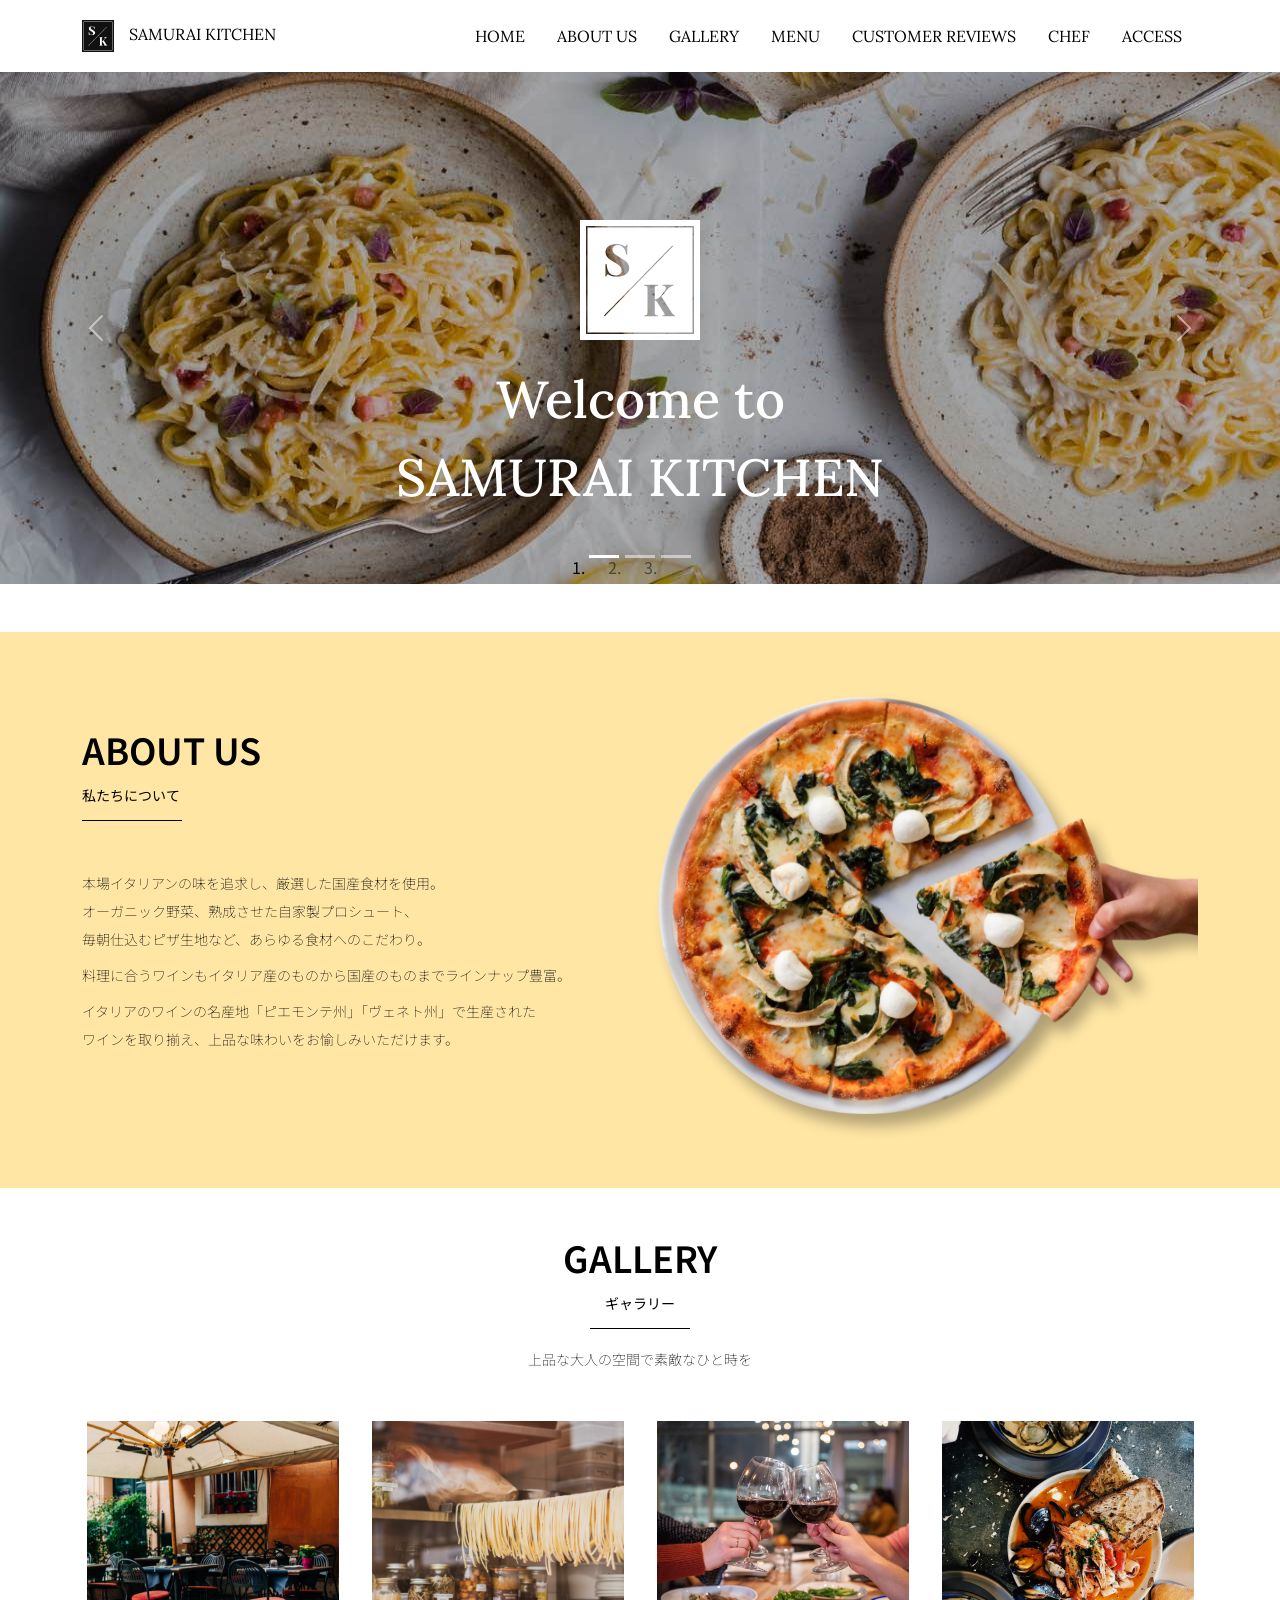
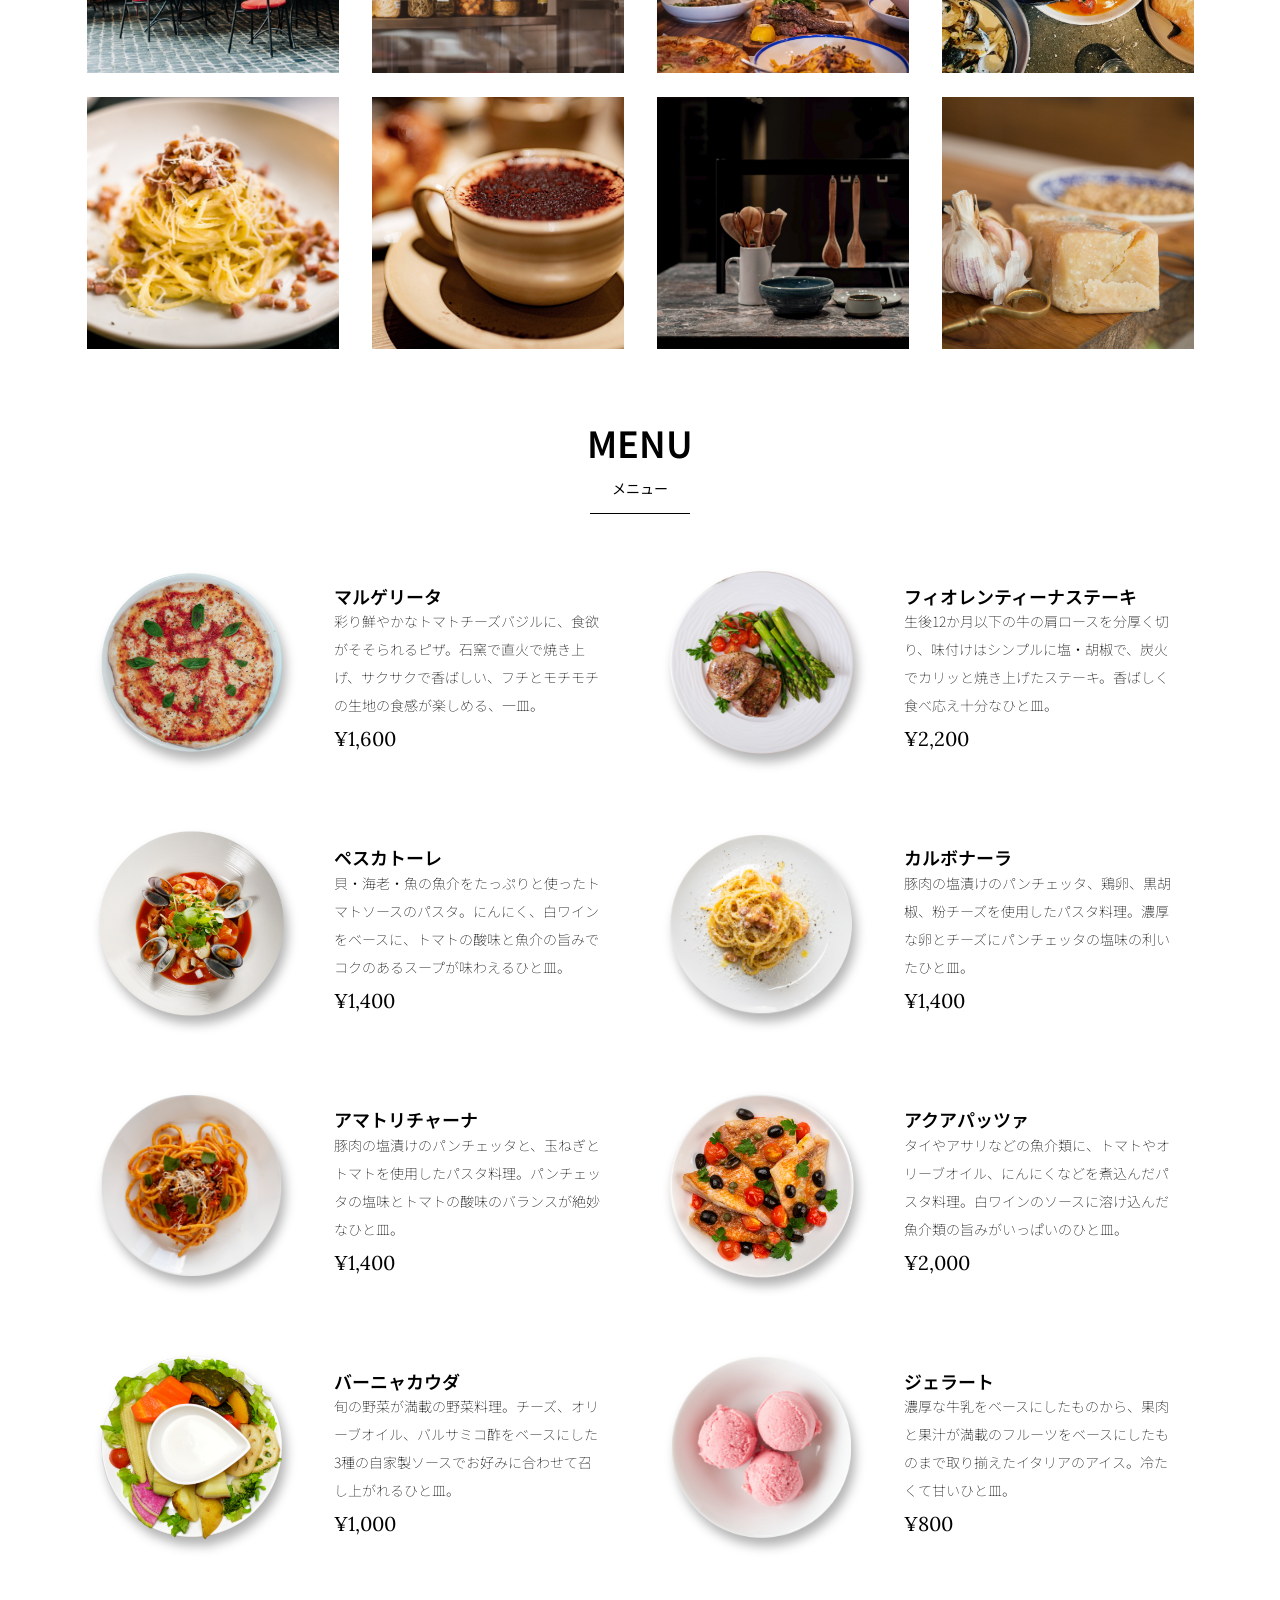
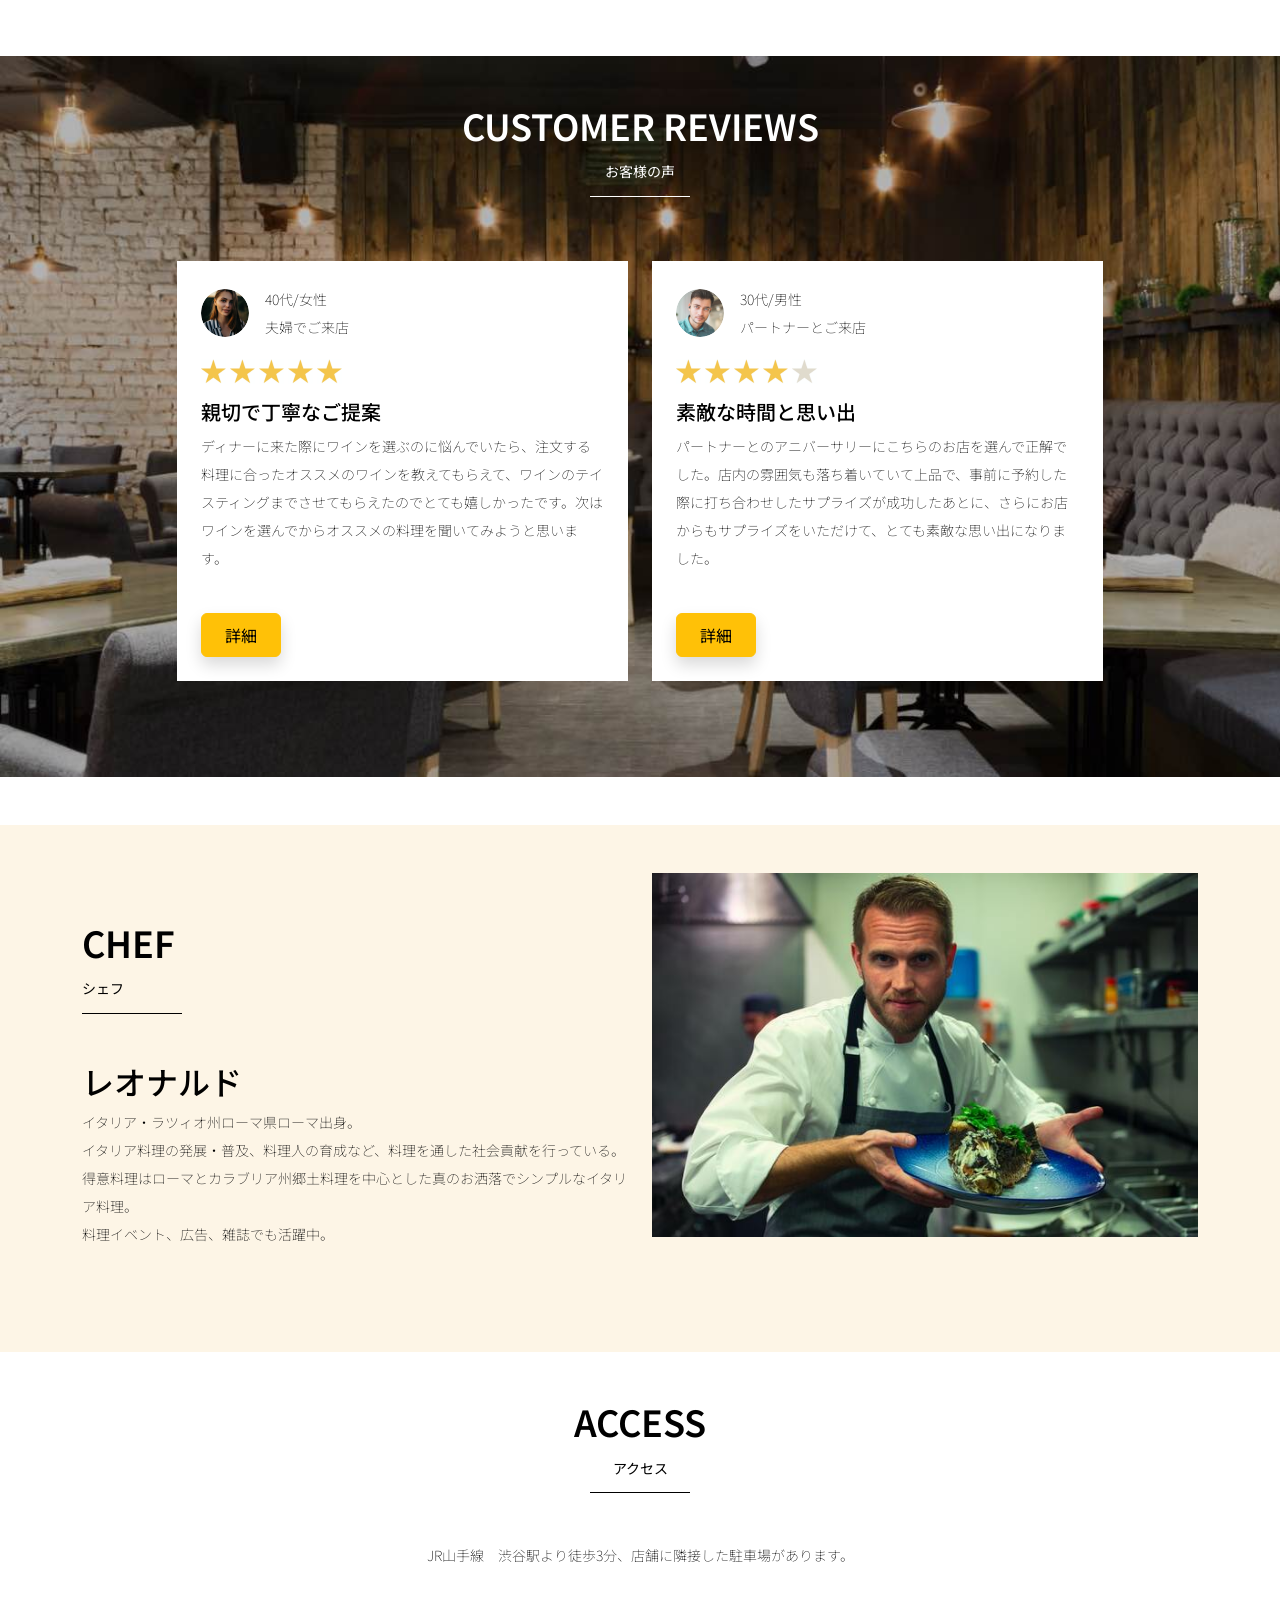
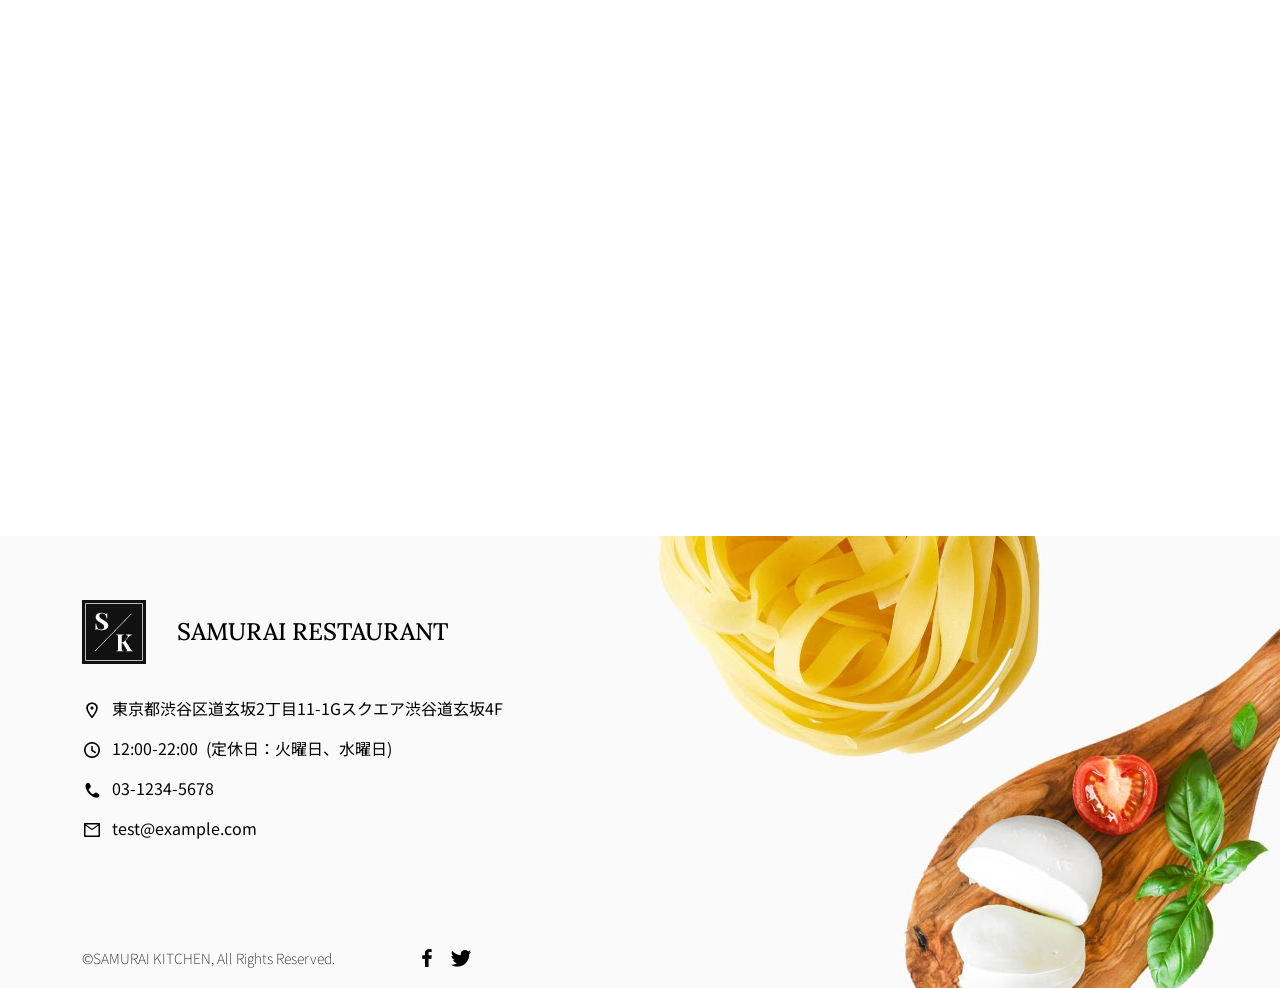
<file: kadai_015/index.html>
<!doctype html>
<html lang="ja">

<head>
  <meta charset="utf-8">
  <meta name="viewport" content="width=device-width, initial-scale=1">
  <meta name="description" content="">
  <meta name="author" content="SAMURAI ENGINEER">
  <title>SAMURAI XD_HTML教材</title>
  <!-- ************************************************ bootstrap.min.cssの読み込み -->
  <link href="https://cdn.jsdelivr.net/npm/bootstrap@5.0.0-beta1/dist/css/bootstrap.min.css" rel="stylesheet"
    integrity="sha384-giJF6kkoqNQ00vy+HMDP7azOuL0xtbfIcaT9wjKHr8RbDVddVHyTfAAsrekwKmP1" crossorigin="anonymous">
  <!-- ************************************************ bootstrap.bundle.min.jsの読み込み -->
  <script src="https://cdn.jsdelivr.net/npm/bootstrap@5.0.0-beta1/dist/js/bootstrap.bundle.min.js"
    integrity="sha384-ygbV9kiqUc6oa4msXn9868pTtWMgiQaeYH7/t7LECLbyPA2x65Kgf80OJFdroafW" crossorigin="anonymous" defer>
    </script>

  <!-- ************************************************ Google Font読み込み -->
  <link rel="preconnect" href="https://fonts.gstatic.com">
  <link href="https://fonts.googleapis.com/css2?family=Lora&display=swap" rel="stylesheet">
  <link href="https://fonts.googleapis.com/css2?family=Noto+Sans+JP:wght@300&display=swap" rel="stylesheet">

  <!-- ************************************************今回作成する styles.cssの読み込み -->
  <link href="stylesheet/style.css" rel="stylesheet">
  <!-- ************************************************  -->
</head>

<body>
  <main>
    <!-- ************************************************ ナビゲーションバー開始 -->
    <nav class="navbar navbar-expand-lg">
      <div class="container">
        <a class="navbar-brand my_navbar_brand">
          <img class="img-fluid navbar_brand_logo" src="img/site_logo.png" alt="サイトアイコン"><span>SAMURAI KITCHEN</span>
        </a>
        <div class="navbar-toggler hamburger_menu" data-bs-toggle="collapse" data-bs-target="#navbarNav"
          　aria-controls="navbarNav" aria-expanded="false" aria-label="Toggle navigation">
          <input type="checkbox" id="hamburger_btn_check">
          <label for="hamburger_btn_check" class="hamburger_btn">
            <img class="btn_open" src="img/button_open.png" alt="ナビゲーションバーのボタン">
            <img class="btn_close" src="img/button_close.png" alt="ナビゲーションバーのボタン">
          </label>
        </div>
        <div class="collapse navbar-collapse justify-content-end" id="navbarNav">
          <ul class="navbar-nav">
            <li class="nav-item px-2">
              <a class="nav-link my_nav_link my-2" aria-current="page" href="#">HOME</a>
            </li>

            <li class="nav-item px-2">
              <a class="nav-link my_nav_link my-2" href="#about">ABOUT US</a>
            </li>

            <li class="nav-item px-2">
              <a class="nav-link my_nav_link my-2" href="#gallery">GALLERY</a>
            </li>

            <li class="nav-item px-2">
              <a class="nav-link my_nav_link my-2" href="#menu">MENU</a>
            </li>

            <li class="nav-item px-2">
              <a class="nav-link my_nav_link my-2" href="#review">CUSTOMER REVIEWS</a>
            </li>

            <li class="nav-item px-2">
              <a class="nav-link my_nav_link my-2" href="#chef">CHEF</a>
            </li>

            <li class="nav-item px-2">
              <a class="nav-link my_nav_link my-2" href="#access">ACCESS</a>
            </li>

          </ul>
        </div>
      </div>
    </nav>
    <!-- ************************************************ ナビゲーションバー終了 -->

    <!-- ************************************************ カルーセル開始 -->
    <div id="myCarousel" class="carousel slide mb-5" data-bs-ride="carousel">
      <ol class="carousel-indicators">
        <li data-bs-target="#myCarousel" data-bs-slide-to="0" class="active"></li>
        <li data-bs-target="#myCarousel" data-bs-slide-to="1"></li>
        <li data-bs-target="#myCarousel" data-bs-slide-to="2"></li>
      </ol>

      <div class="carousel-inner">
        <div class="carousel-item active">
          <img src="img/slider-1.jpg" alt="SAMURAI KITCHEN-1">
          <div class="carousel-caption">
            <h1 class="my_carousel_caption">
              Welcome to<br>
              SAMURAI KITCHEN
            </h1>
          </div>
        </div>

        <div class="carousel-item">
          <img src="img/slider-2.jpg" alt="サンプル画像">
          <div class="carousel-caption">
            <h1 class="my_carousel_caption">
              The fabulous combination of&nbsp;wine&nbsp;and&nbsp;food
            </h1>
          </div>
        </div>

        <div class="carousel-item">
          <img src="img/slider-3.jpg" alt="サンプル画像">
          <div class="carousel-caption">
            <h1 class="my_carousel_caption">Get the Italian taste<br>
              at the SAMURAI&nbsp;KITCHEN
            </h1>
          </div>
        </div>

      </div>
      <a class="carousel-control-prev" href="#myCarousel" role="button" data-bs-slide="prev">
        <span class="carousel-control-prev-icon" aria-hidden="true"></span>
        <span class="visually-hidden">Previous</span>
      </a>

      <a class="carousel-control-next" href="#myCarousel" role="button" data-bs-slide="next">
        <span class="carousel-control-next-icon" aria-hidden="true"></span>
        <span class="visually-hidden">Next</span>
      </a>
    </div>
    <!-- ************************************************ カルーセル終了 -->

    <!-- ************************************************ アバウトセクション開始 -->
    <section class="about_us_bg" id="about">
      <div class="container py-5 mb-5">
        <div class="row">
          <div class="col-lg-6 text-left">
            <div class="py-5">
              <h2 class="section_title about mb-5">
                ABOUT US
              </h2>
              <p class="mb-2">
                本場イタリアンの味を追求し、厳選した国産食材を使用。<br>
                オーガニック野菜、熟成させた自家製プロシュート、<br>
                毎朝仕込むピザ生地など、あらゆる食材へのこだわり。<br>
              </p>
              <p class="mb-2">
                料理に合うワインもイタリア産のものから国産のものまでラインナップ豊富。<br>
              </p>
              <p class="mb-2">
                イタリアのワインの名産地「ピエモンテ州」「ヴェネト州」で生産された<br>
                ワインを取り揃え、上品な味わいをお愉しみいただけます。<br>
              </p>
            </div>
          </div>
          <div class="col-lg-6">
            <img src="img/img-about-us.png" class="img-fluid" alt="pizza">
          </div>
        </div>
      </div>
    </section>
    <!-- ************************************************ アバウトセクション終了 -->

    <!-- ************************************************ ギャラリーセクション開始 -->
    <section id="gallery">
      <div class="container mb-5">
        <h2 class="mb-3 section_title gallery text-center">GALLERY</h2>
        <p class="text-center mb-5">
          上品な大人の空間で素敵なひと時を
        </p>
        <div class="row">
          <div class="col-6 col-lg-3 mb-4 d-flex justify-content-center">
            <img class="img-fluid" src="img/gallery-1.jpg" alt="サンプル画像">
          </div>

          <div class="col-6 col-lg-3 mb-4 d-flex justify-content-center">
            <img class="img-fluid" src="img/gallery-2.jpg" alt="サンプル画像">
          </div>

          <div class="col-6 col-lg-3 mb-4 d-flex justify-content-center">
            <img class="img-fluid" src="img/gallery-3.jpg" alt="サンプル画像">
          </div>

          <div class="col-6 col-lg-3 mb-4 d-flex justify-content-center">
            <img class="img-fluid" src="img/gallery-4.jpg" alt="サンプル画像">
          </div>

          <div class="col-6 col-lg-3 mb-4 d-flex justify-content-center">
            <img class="img-fluid" src="img/gallery-5.jpg" alt="サンプル画像">
          </div>

          <div class="col-6 col-lg-3 mb-4 d-flex justify-content-center">
            <img class="img-fluid" src="img/gallery-6.jpg" alt="サンプル画像">
          </div>

          <div class="col-6 col-lg-3 mb-4 d-flex justify-content-center">
            <img class="img-fluid" src="img/gallery-7.jpg" alt="サンプル画像">
          </div>

          <div class="col-6 col-lg-3 mb-4 d-flex justify-content-center">
            <img class="img-fluid" src="img/gallery-8.jpg" alt="サンプル画像">
          </div>

        </div>
      </div>
    </section>
    <!-- ************************************************ ギャラリーセクション終了 -->

    <!-- ************************************************ メニューセクション -->
    <section id="menu">
      <div class="container">
        <div class="row">
          <div class="col-lg-12">
            <h2 class="section_title menu text-center mb-5">MENU</h2>
          </div>
        </div>
      </div>

      <div class="container mb-5">
        <div class="row">
          <div class="col-12 col-lg-6">
            <div class="row g-0 mb-4">
              <div class="col-12 col-lg-5 text-center">
                <img src="img/margherita.png" class="img-fluid" alt="マルゲリータ">
              </div>
              <div class="col-12 col-lg-7 p-4">
                <h4 class="mb-0 menu_title">マルゲリータ</h4>
                <p class="my-auto">彩り鮮やかなトマトチーズバジルに、食欲がそそられるピザ。石窯で直火で焼き上げ、サクサクで香ばしい、フチとモチモチの生地の食感が楽しめる、一皿。</p>
                <p class="menu_price">¥1,600</p>
              </div>
            </div>
          </div>

          <div class="col-12 col-lg-6">
            <div class="row g-0 mb-4">
              <div class="col-12 col-lg-5 text-center">
                <img src="img/steak.png" class="img-fluid" alt="フィオレンティーナステーキ">
              </div>
              <div class="col-12 col-lg-7 p-4">
                <h4 class="mb-0 menu_title">フィオレンティーナステーキ</h4>
                <p class="my-auto">生後12か月以下の牛の肩ロースを分厚く切り、味付けはシンプルに塩・胡椒で、炭火でカリッと焼き上げたステーキ。香ばしく食べ応え十分なひと皿。</p>
                <p class="menu_price">¥2,200</p>
              </div>
            </div>
          </div>

          <div class="col-12 col-lg-6">
            <div class="row g-0 mb-4">
              <div class="col-12 col-lg-5 text-center">
                <img src="img/pescatore.png" class="img-fluid" alt="ペスカトーレ">
              </div>
              <div class="col-12 col-lg-7 p-4">
                <h4 class="mb-0 menu_title">ペスカトーレ</h4>
                <p class="my-auto">貝・海老・魚の魚介をたっぷりと使ったトマトソースのパスタ。にんにく、白ワインをベースに、トマトの酸味と魚介の旨みでコクのあるスープが味わえるひと皿。</p>
                <p class="menu_price">¥1,400</p>
              </div>
            </div>
          </div>

          <div class="col-12 col-lg-6">
            <div class="row g-0 mb-4">
              <div class="col-12 col-lg-5 text-center">
                <img src="img/carbonara.png" class="img-fluid" alt="カルボナーラ">
              </div>
              <div class="col-12 col-lg-7 p-4">
                <h4 class="mb-0 menu_title">カルボナーラ</h4>
                <p class="my-auto">豚肉の塩漬けのパンチェッタ、鶏卵、黒胡椒、粉チーズを使用したパスタ料理。濃厚な卵とチーズにパンチェッタの塩味の利いたひと皿。</p>
                <p class="menu_price">¥1,400</p>
              </div>
            </div>
          </div>

          <div class="col-12 col-lg-6">
            <div class="row g-0 mb-4">
              <div class="col-12 col-lg-5 text-center">
                <img src="img/amatriciana.png" class="img-fluid" alt="アマトリチャーナ">
              </div>
              <div class="col-12 col-lg-7 p-4">
                <h4 class="mb-0 menu_title">アマトリチャーナ</h4>
                <p class="my-auto">豚肉の塩漬けのパンチェッタと、玉ねぎとトマトを使用したパスタ料理。パンチェッタの塩味とトマトの酸味のバランスが絶妙なひと皿。</p>
                <p class="menu_price">¥1,400</p>
              </div>
            </div>
          </div>

          <div class="col-12 col-lg-6">
            <div class="row g-0 mb-4">
              <div class="col-12 col-lg-5 text-center">
                <img src="img/acqua-pazza.png" class="img-fluid" alt="アクアパッツァ">
              </div>
              <div class="col-12 col-lg-7 p-4">
                <h4 class="mb-0 menu_title">アクアパッツァ</h4>
                <p class="my-auto">タイやアサリなどの魚介類に、トマトやオリーブオイル、にんにくなどを煮込んだパスタ料理。白ワインのソースに溶け込んだ魚介類の旨みがいっぱいのひと皿。</p>
                <p class="menu_price">¥2,000</p>
              </div>
            </div>
          </div>

          <div class="col-12 col-lg-6">
            <div class="row g-0 mb-4">
              <div class="col-12 col-lg-5 text-center">
                <img src="img/bagna-cauda.png" class="img-fluid" alt="バーニャカウダ">
              </div>
              <div class="col-12 col-lg-7 p-4">
                <h4 class="mb-0 menu_title">バーニャカウダ</h4>
                <p class="my-auto">旬の野菜が満載の野菜料理。チーズ、オリーブオイル、バルサミコ酢をベースにした3種の自家製ソースでお好みに合わせて召し上がれるひと皿。</p>
                <p class="menu_price">¥1,000</p>
              </div>
            </div>
          </div>

          <div class="col-12 col-lg-6">
            <div class="row g-0 mb-4">
              <div class="col-12 col-lg-5 text-center">
                <img src="img/gelato.png" class="img-fluid" alt="ジェラート">
              </div>
              <div class="col-12 col-lg-7 p-4">
                <h4 class="mb-0 menu_title">ジェラート</h4>
                <p class="my-auto">濃厚な牛乳をベースにしたものから、果肉と果汁が満載のフルーツをベースにしたものまで取り揃えたイタリアのアイス。冷たくて甘いひと皿。</p>
                <p class="menu_price">¥800</p>
              </div>
            </div>
          </div>
        </div>
      </div>
    </section>
    <!-- ************************************************ メニューセクション終了 -->

    <!-- ************************************************ レビューセクション開始 -->
    <section id="review">
      <div class="review_wrapper">
        <div class="container py-5 mb-5">
          <div class="text-center mb-5">
            <h2 class="section_title review text-center text-white">CUSTOMER REVIEWS</h2>
          </div>
          <div class="row pb-5 justify-content-center">
            <div class="col-12 col-lg-5 mt-3">
              <div class="bg-white h_420">
                <div class="p-4">
                  <div class="d-flex align-items-center">
                    <img src="img/customer-woman.png" class="reviewer_img" alt="サンプル画像">
                    <div>
                      <p class="my-0">40代/女性</p>
                      <p class="my-0">夫婦でご来店</p>
                    </div>
                  </div>
                  <div class="my-3">
                    <img src="img/star-point.png" class="star_img" alt="star">
                    <img src="img/star-point.png" class="star_img" alt="star">
                    <img src="img/star-point.png" class="star_img" alt="star">
                    <img src="img/star-point.png" class="star_img" alt="star">
                    <img src="img/star-point.png" class="star_img" alt="star">
                  </div>
                  <h5>親切で丁寧なご提案</h5>
                  <p>
                    ディナーに来た際にワインを選ぶのに悩んでいたら、注文する料理に合ったオススメのワインを教えてもらえて、ワインのテイスティングまでさせてもらえたのでとても嬉しかったです。次はワインを選んでからオススメの料理を聞いてみようと思います。
                  </p>
                  <button type="button" class="btn btn-warning shadow fix_bottom">詳細</button>
                </div>
              </div>
            </div>
            <div class="col-12 col-lg-5 mt-3">
              <div class="bg-white h_420">
                <div class="p-4">
                  <div class="d-flex align-items-center">
                    <img src="img/customer-man.png" class="reviewer_img" alt="サンプル画像">
                    <div>
                      <p class="my-0">30代/男性</p>
                      <p class="my-0">パートナーとご来店</p>
                    </div>
                  </div>
                  <div class="my-3">
                    <img src="img/star-point.png" class="star_img" alt="star">
                    <img src="img/star-point.png" class="star_img" alt="star">
                    <img src="img/star-point.png" class="star_img" alt="star">
                    <img src="img/star-point.png" class="star_img" alt="star">
                    <img src="img/star-no-point.png" class="star_img" alt="no-star">
                  </div>
                  <h5>素敵な時間と思い出</h5>
                  <p>
                    パートナーとのアニバーサリーにこちらのお店を選んで正解でした。店内の雰囲気も落ち着いていて上品で、事前に予約した際に打ち合わせしたサプライズが成功したあとに、さらにお店からもサプライズをいただけて、とても素敵な思い出になりました。
                  </p>
                  <button type="button" class="btn btn-warning shadow fix_bottom">詳細</button>
                </div>
              </div>
            </div>
          </div>
        </div>
      </div>
    </section>
    <!-- ************************************************ レビューセクション終了 -->

    <section class="chef_bg" id="chef">
      <div class="container py-5 mb-5">
        <div class="row">
          <div class="col-lg-6 text-left">
            <div class="py-5">
              <h2 class="section_title chef mb-5">
                CHEF
              </h2>
              <h2>レオナルド</h2>
              <p class="mb-2">
                イタリア・ラツィオ州ローマ県ローマ出身。<br>
                イタリア料理の発展・普及、料理人の育成など、料理を通した社会貢献を行っている。<br>
                得意料理はローマとカラブリア州郷土料理を中心とした真のお洒落でシンプルなイタリア料理。<br>
                料理イベント、広告、雑誌でも活躍中。
              </p>
            </div>
          </div>
          <div class="col-lg-6">
            <img src="chef.jpg" class="img-fluid" alt="chef">
          </div>
        </div>
      </div>
    </section>





    <!-- ************************************************ アクセスセクション開始 -->
    <section id="access">
      <div class="container">

        <div class="row">
          <div class="col-lg-12 text-center mb-5">
            <h2 class="section_title text-center access mb-5">ACCESS</h2>
            <p>JR山手線　渋谷駅より徒歩3分、店舗に隣接した駐車場があります。</p>
          </div>
        </div>
      </div>

      <div class="container mb-5 px-2">
        <iframe
          src="https://www.google.com/maps/embed?pb=!1m18!1m12!1m3!1d12967.114087343349!2d139.687349334065!3d35.657827993593834!2m3!1f0!2f0!3f0!3m2!1i1024!2i768!4f1.1!3m3!1m2!1s0x6018f5209bb80c49%3A0x7abbc1a9d7d575eb!2z5qCq5byP5Lya56S-5L6N!5e0!3m2!1sja!2sjp!4v1623882550231!5m2!1sja!2sjp"
          class="w-100" style="height: 50vh;" loading="lazy"></iframe>
      </div>
    </section>
    <!-- ************************************************ アクセスセクション終了 -->


    <!-- ************************************************ フッター開始 -->
    <footer id="footer">
      <div class="container">
        <div class="row">
          <div class="col-12 col-lg-6 position-relative">
            <div class="row pt-5">
              <div class="col-lg-2 text-center my-3">
                <img class="img-fluid footer_brand_logo" src="img/site_logo.png" alt="サンプル画像">
              </div>
              <div class="col-lg-10 align-self-center my-3">
                <h2 class="m-0 footer_text">SAMURAI RESTAURANT</h2>
              </div>
            </div>

            <div class="restaurant_info py-3">
              <div class="d-flex mb-3">
                <img src="img/icon-Marker.png" alt="marker">
                <p class="p-0 m-0">東京都渋谷区道玄坂2丁目11-1Gスクエア渋谷道玄坂4F</p>
              </div>
              <div class="d-flex mb-3">
                <img src="img/icon-Clock.png" alt="clock">
                <p class="p-0 m-0">12:00-22:00&nbsp;&nbsp;(定休日：火曜日、水曜日)</p>
              </div>
              <div class="d-flex mb-3">
                <img src="img/icon-Phone.png" alt="phone">
                <p class="p-0 m-0">03-1234-5678</p>
              </div>
              <div class="d-flex mb-3">
                <img src="img/icon-Mail.png" alt="mail">
                <p class="p-0 m-0">test@example.com</p>
              </div>
            </div>

            <div class="copy_right align-items-center">
              <p>
                ©SAMURAI KITCHEN, All Rights Reserved.
              </p>
              <img src="img/icon-facebook.png" class="sns_img" alt="facebook">
              <img src="img/icon-twitter.png" class="sns_img" alt="twitter">
            </div>
          </div>

          <!-- 右側背景画像 -->
          <div class="col-12 col-lg-6 d-none d-lg-block">
            <img src="img/background-footer.jpg" alt="背景画像">
          </div>
        </div>
      </div>
    </footer>
    <!-- ************************************************ フッター終了 -->

  </main>
</body>

</html>
</file>
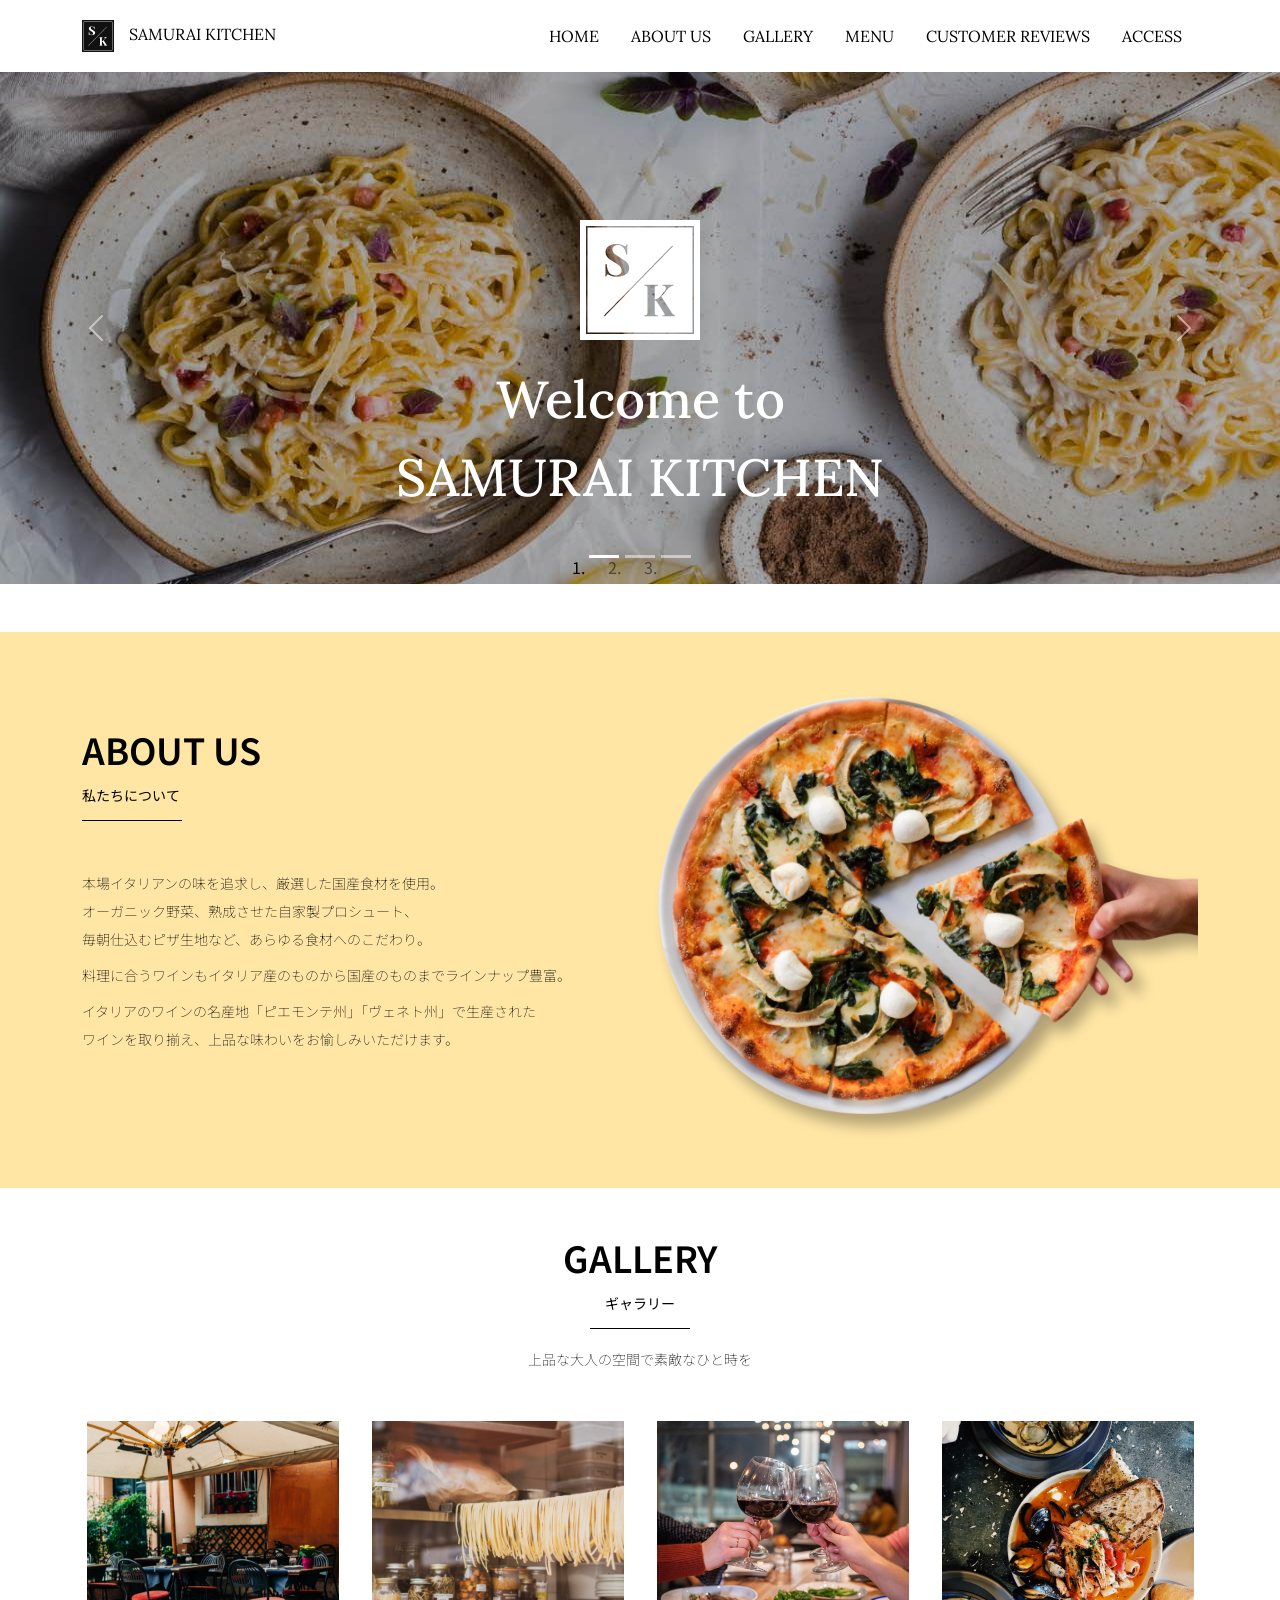
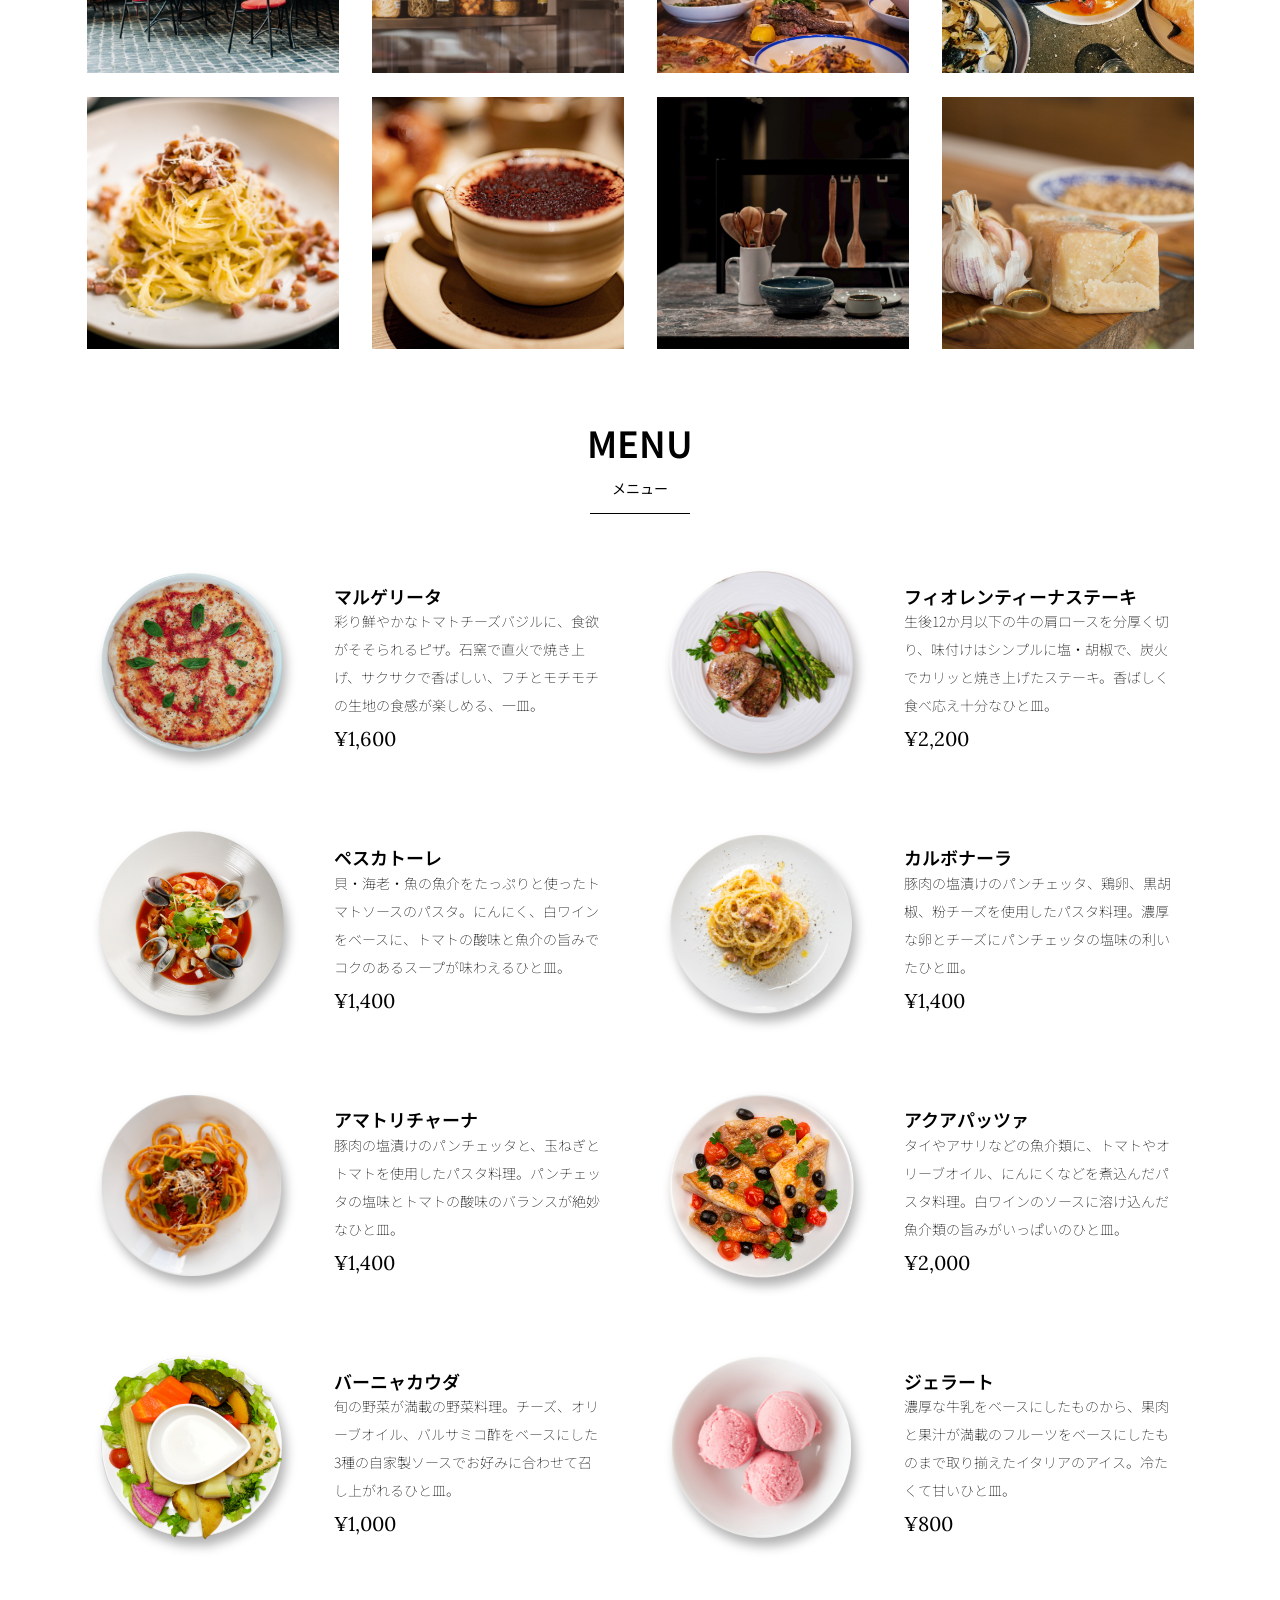
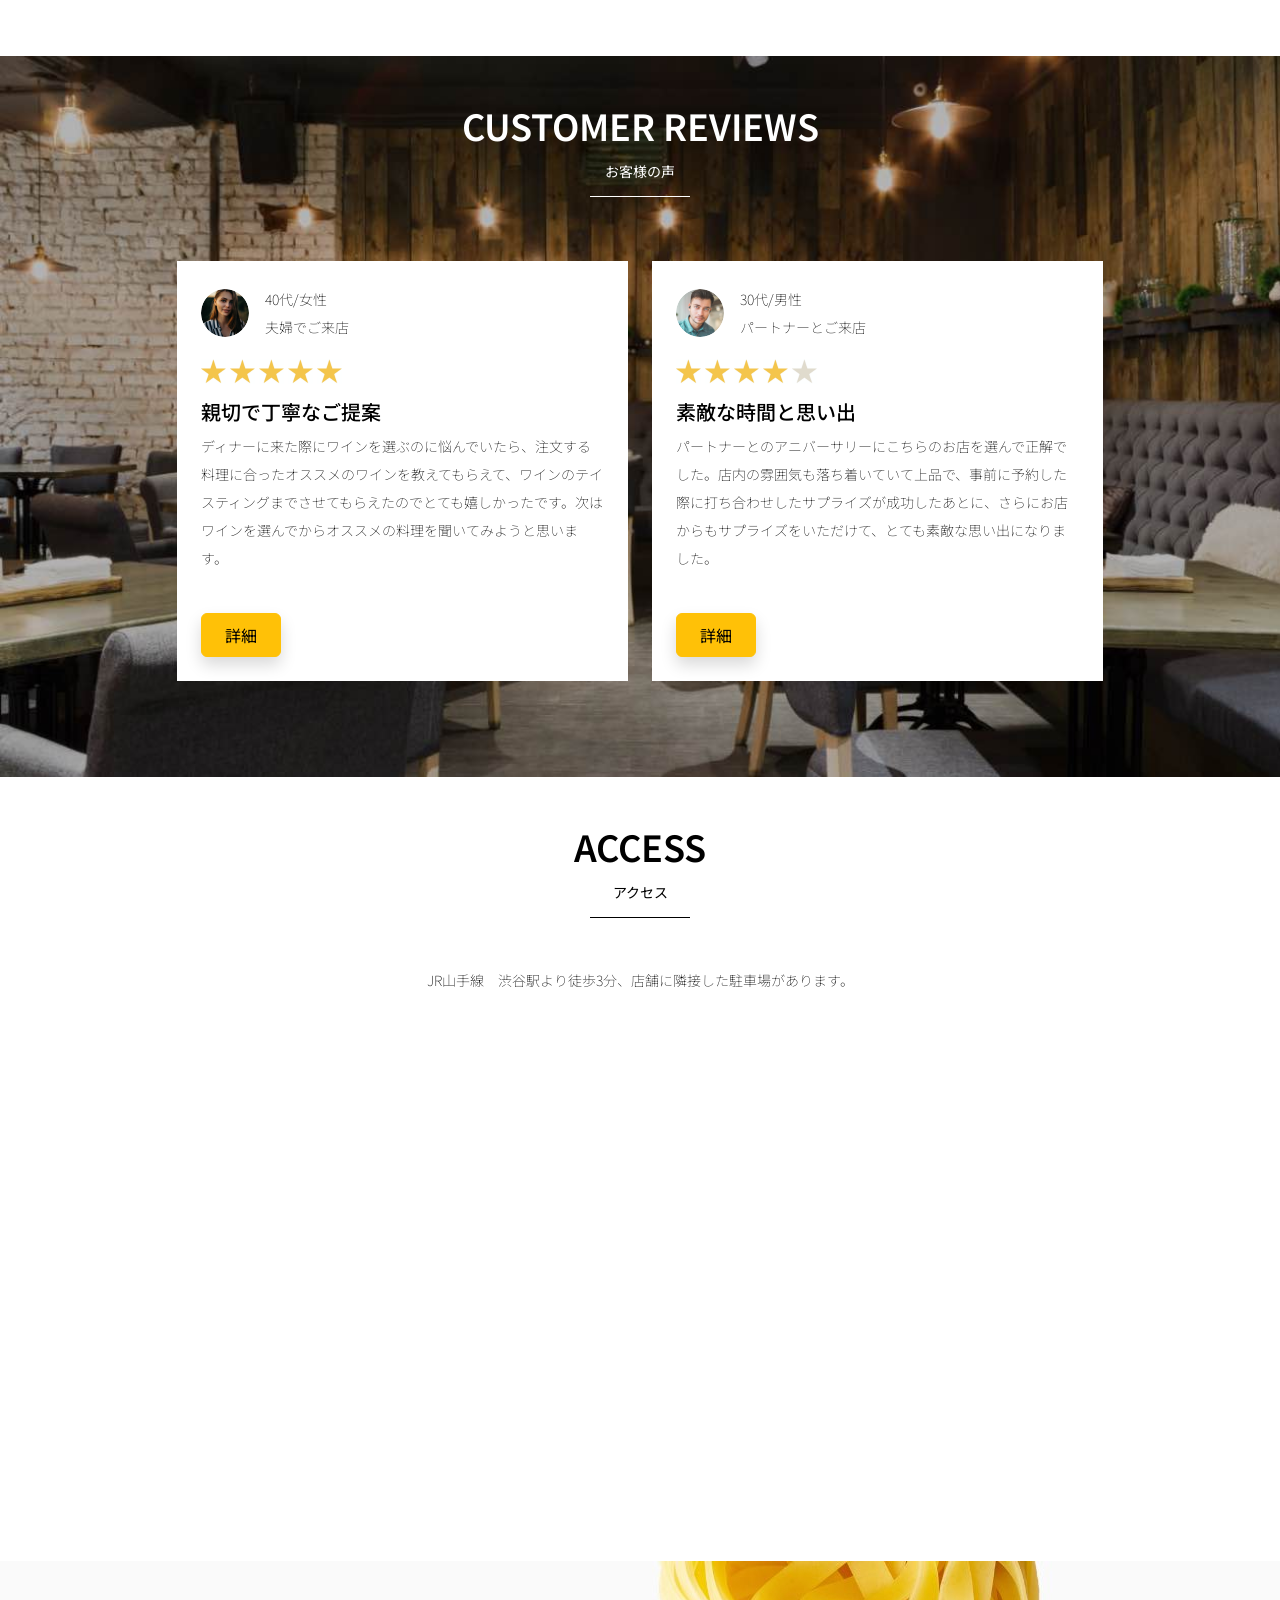
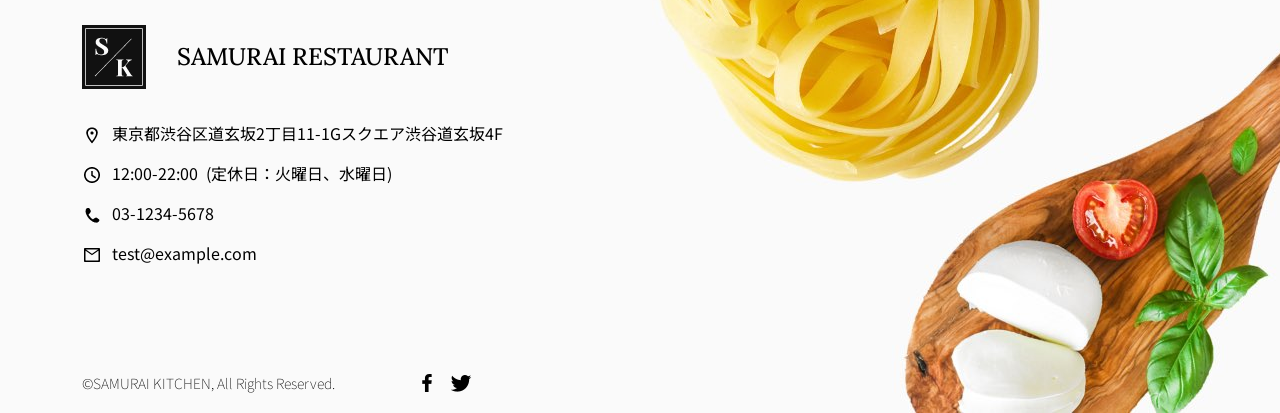
<file: kadai_tutorial_output/index.html>
<!doctype html>
<html lang="ja">

<head>
  <meta charset="utf-8">
  <meta name="viewport" content="width=device-width, initial-scale=1">
  <meta name="description" content="">
  <meta name="author" content="SAMURAI ENGINEER">
  <title>SAMURAI XD_HTML教材</title>
  <!-- ************************************************ bootstrap.min.cssの読み込み -->
  <link href="https://cdn.jsdelivr.net/npm/bootstrap@5.0.0-beta1/dist/css/bootstrap.min.css" rel="stylesheet"
    integrity="sha384-giJF6kkoqNQ00vy+HMDP7azOuL0xtbfIcaT9wjKHr8RbDVddVHyTfAAsrekwKmP1" crossorigin="anonymous">
  <!-- ************************************************ bootstrap.bundle.min.jsの読み込み -->
  <script src="https://cdn.jsdelivr.net/npm/bootstrap@5.0.0-beta1/dist/js/bootstrap.bundle.min.js"
    integrity="sha384-ygbV9kiqUc6oa4msXn9868pTtWMgiQaeYH7/t7LECLbyPA2x65Kgf80OJFdroafW" crossorigin="anonymous" defer>
  </script>

  <!-- ************************************************ Google Font読み込み -->
  <link rel="preconnect" href="https://fonts.gstatic.com">
  <link href="https://fonts.googleapis.com/css2?family=Lora&display=swap" rel="stylesheet">
  <link href="https://fonts.googleapis.com/css2?family=Noto+Sans+JP:wght@300&display=swap" rel="stylesheet">

  <!-- ************************************************今回作成する styles.cssの読み込み -->
  <link href="stylesheet/style.css" rel="stylesheet">
  <!-- ************************************************  -->
</head>

<body>
  <main>
    <!-- ************************************************ ナビゲーションバー開始 -->
    <nav class="navbar navbar-expand-lg">
      <div class="container">
        <a class="navbar-brand my_navbar_brand">
          <img class="img-fluid navbar_brand_logo" src="img/site_logo.png" alt="サイトアイコン"><span>SAMURAI KITCHEN</span>
        </a>
        <div class="navbar-toggler hamburger_menu" data-bs-toggle="collapse" data-bs-target="#navbarNav"
          　aria-controls="navbarNav" aria-expanded="false" aria-label="Toggle navigation">
          <input type="checkbox" id="hamburger_btn_check">
          <label for="hamburger_btn_check" class="hamburger_btn">
            <img class="btn_open" src="img/button_open.png" alt="ナビゲーションバーのボタン">
            <img class="btn_close" src="img/button_close.png" alt="ナビゲーションバーのボタン">
          </label>
        </div>
        <div class="collapse navbar-collapse justify-content-end" id="navbarNav">
          <ul class="navbar-nav">
            <li class="nav-item px-2">
              <a class="nav-link my_nav_link my-2" aria-current="page" href="#">HOME</a>
            </li>

            <li class="nav-item px-2">
              <a class="nav-link my_nav_link my-2" href="#about">ABOUT US</a>
            </li>

            <li class="nav-item px-2">
              <a class="nav-link my_nav_link my-2" href="#gallery">GALLERY</a>
            </li>

            <li class="nav-item px-2">
              <a class="nav-link my_nav_link my-2" href="#menu">MENU</a>
            </li>

            <li class="nav-item px-2">
              <a class="nav-link my_nav_link my-2" href="#review">CUSTOMER REVIEWS</a>
            </li>

            <li class="nav-item px-2">
              <a class="nav-link my_nav_link my-2" href="#access">ACCESS</a>
            </li>

          </ul>
        </div>
      </div>
    </nav>
    <!-- ************************************************ ナビゲーションバー終了 -->

    <!-- ************************************************ カルーセル開始 -->
    <div id="myCarousel" class="carousel slide mb-5" data-bs-ride="carousel">
      <ol class="carousel-indicators">
        <li data-bs-target="#myCarousel" data-bs-slide-to="0" class="active"></li>
        <li data-bs-target="#myCarousel" data-bs-slide-to="1"></li>
        <li data-bs-target="#myCarousel" data-bs-slide-to="2"></li>
      </ol>

      <div class="carousel-inner">
        <div class="carousel-item active">
          <img src="img/slider-1.jpg" alt="SAMURAI KITCHEN-1">
          <div class="carousel-caption">
            <h1 class="my_carousel_caption">
              Welcome to<br>
              SAMURAI KITCHEN
            </h1>
          </div>
        </div>

        <div class="carousel-item">
          <img src="img/slider-2.jpg" alt="サンプル画像">
          <div class="carousel-caption">
            <h1 class="my_carousel_caption">
              The fabulous combination of&nbsp;wine&nbsp;and&nbsp;food
            </h1>
          </div>
        </div>

        <div class="carousel-item">
          <img src="img/slider-3.jpg" alt="サンプル画像">
          <div class="carousel-caption">
            <h1 class="my_carousel_caption">Get the Italian taste<br>
              at the SAMURAI&nbsp;KITCHEN
            </h1>
          </div>
        </div>

      </div>
      <a class="carousel-control-prev" href="#myCarousel" role="button" data-bs-slide="prev">
        <span class="carousel-control-prev-icon" aria-hidden="true"></span>
        <span class="visually-hidden">Previous</span>
      </a>

      <a class="carousel-control-next" href="#myCarousel" role="button" data-bs-slide="next">
        <span class="carousel-control-next-icon" aria-hidden="true"></span>
        <span class="visually-hidden">Next</span>
      </a>
    </div>
    <!-- ************************************************ カルーセル終了 -->

    <!-- ************************************************ アバウトセクション開始 -->
    <section class="about_us_bg" id="about">
      <div class="container py-5 mb-5">
        <div class="row">
          <div class="col-lg-6 text-left">
            <div class="py-5">
              <h2 class="section_title about mb-5">
                ABOUT US
              </h2>
              <p class="mb-2">
                本場イタリアンの味を追求し、厳選した国産食材を使用。<br>
                オーガニック野菜、熟成させた自家製プロシュート、<br>
                毎朝仕込むピザ生地など、あらゆる食材へのこだわり。<br>
              </p>
              <p class="mb-2">
                料理に合うワインもイタリア産のものから国産のものまでラインナップ豊富。<br>
              </p>
              <p class="mb-2">
                イタリアのワインの名産地「ピエモンテ州」「ヴェネト州」で生産された<br>
                ワインを取り揃え、上品な味わいをお愉しみいただけます。<br>
              </p>
            </div>
          </div>
          <div class="col-lg-6">
            <img src="img/img-about-us.png" class="img-fluid" alt="pizza">
          </div>
        </div>
      </div>
    </section>
    <!-- ************************************************ アバウトセクション終了 -->

    <!-- ************************************************ ギャラリーセクション開始 -->
    <section id="gallery">
      <div class="container mb-5">
        <h2 class="mb-3 section_title gallery text-center">GALLERY</h2>
        <p class="text-center mb-5">
          上品な大人の空間で素敵なひと時を
        </p>
        <div class="row">
          <div class="col-6 col-lg-3 mb-4 d-flex justify-content-center">
            <img class="img-fluid" src="img/gallery-1.jpg" alt="サンプル画像">
          </div>

          <div class="col-6 col-lg-3 mb-4 d-flex justify-content-center">
            <img class="img-fluid" src="img/gallery-2.jpg" alt="サンプル画像">
          </div>

          <div class="col-6 col-lg-3 mb-4 d-flex justify-content-center">
            <img class="img-fluid" src="img/gallery-3.jpg" alt="サンプル画像">
          </div>

          <div class="col-6 col-lg-3 mb-4 d-flex justify-content-center">
            <img class="img-fluid" src="img/gallery-4.jpg" alt="サンプル画像">
          </div>

          <div class="col-6 col-lg-3 mb-4 d-flex justify-content-center">
            <img class="img-fluid" src="img/gallery-5.jpg" alt="サンプル画像">
          </div>

          <div class="col-6 col-lg-3 mb-4 d-flex justify-content-center">
            <img class="img-fluid" src="img/gallery-6.jpg" alt="サンプル画像">
          </div>

          <div class="col-6 col-lg-3 mb-4 d-flex justify-content-center">
            <img class="img-fluid" src="img/gallery-7.jpg" alt="サンプル画像">
          </div>

          <div class="col-6 col-lg-3 mb-4 d-flex justify-content-center">
            <img class="img-fluid" src="img/gallery-8.jpg" alt="サンプル画像">
          </div>

        </div>
      </div>
    </section>
    <!-- ************************************************ ギャラリーセクション終了 -->

    <!-- ************************************************ メニューセクション -->
    <section id="menu">
      <div class="container">
        <div class="row">
          <div class="col-lg-12">
            <h2 class="section_title menu text-center mb-5">MENU</h2>
          </div>
        </div>
      </div>

      <div class="container mb-5">
        <div class="row">
          <div class="col-12 col-lg-6">
            <div class="row g-0 mb-4">
              <div class="col-12 col-lg-5 text-center">
                <img src="img/margherita.png" class="img-fluid" alt="マルゲリータ">
              </div>
              <div class="col-12 col-lg-7 p-4">
                <h4 class="mb-0 menu_title">マルゲリータ</h4>
                <p class="my-auto">彩り鮮やかなトマトチーズバジルに、食欲がそそられるピザ。石窯で直火で焼き上げ、サクサクで香ばしい、フチとモチモチの生地の食感が楽しめる、一皿。</p>
                <p class="menu_price">¥1,600</p>
              </div>
            </div>
          </div>

          <div class="col-12 col-lg-6">
            <div class="row g-0 mb-4">
              <div class="col-12 col-lg-5 text-center">
                <img src="img/steak.png" class="img-fluid" alt="フィオレンティーナステーキ">
              </div>
              <div class="col-12 col-lg-7 p-4">
                <h4 class="mb-0 menu_title">フィオレンティーナステーキ</h4>
                <p class="my-auto">生後12か月以下の牛の肩ロースを分厚く切り、味付けはシンプルに塩・胡椒で、炭火でカリッと焼き上げたステーキ。香ばしく食べ応え十分なひと皿。</p>
                <p class="menu_price">¥2,200</p>
              </div>
            </div>
          </div>

          <div class="col-12 col-lg-6">
            <div class="row g-0 mb-4">
              <div class="col-12 col-lg-5 text-center">
                <img src="img/pescatore.png" class="img-fluid" alt="ペスカトーレ">
              </div>
              <div class="col-12 col-lg-7 p-4">
                <h4 class="mb-0 menu_title">ペスカトーレ</h4>
                <p class="my-auto">貝・海老・魚の魚介をたっぷりと使ったトマトソースのパスタ。にんにく、白ワインをベースに、トマトの酸味と魚介の旨みでコクのあるスープが味わえるひと皿。</p>
                <p class="menu_price">¥1,400</p>
              </div>
            </div>
          </div>

          <div class="col-12 col-lg-6">
            <div class="row g-0 mb-4">
              <div class="col-12 col-lg-5 text-center">
                <img src="img/carbonara.png" class="img-fluid" alt="カルボナーラ">
              </div>
              <div class="col-12 col-lg-7 p-4">
                <h4 class="mb-0 menu_title">カルボナーラ</h4>
                <p class="my-auto">豚肉の塩漬けのパンチェッタ、鶏卵、黒胡椒、粉チーズを使用したパスタ料理。濃厚な卵とチーズにパンチェッタの塩味の利いたひと皿。</p>
                <p class="menu_price">¥1,400</p>
              </div>
            </div>
          </div>

          <div class="col-12 col-lg-6">
            <div class="row g-0 mb-4">
              <div class="col-12 col-lg-5 text-center">
                <img src="img/amatriciana.png" class="img-fluid" alt="アマトリチャーナ">
              </div>
              <div class="col-12 col-lg-7 p-4">
                <h4 class="mb-0 menu_title">アマトリチャーナ</h4>
                <p class="my-auto">豚肉の塩漬けのパンチェッタと、玉ねぎとトマトを使用したパスタ料理。パンチェッタの塩味とトマトの酸味のバランスが絶妙なひと皿。</p>
                <p class="menu_price">¥1,400</p>
              </div>
            </div>
          </div>

          <div class="col-12 col-lg-6">
            <div class="row g-0 mb-4">
              <div class="col-12 col-lg-5 text-center">
                <img src="img/acqua-pazza.png" class="img-fluid" alt="アクアパッツァ">
              </div>
              <div class="col-12 col-lg-7 p-4">
                <h4 class="mb-0 menu_title">アクアパッツァ</h4>
                <p class="my-auto">タイやアサリなどの魚介類に、トマトやオリーブオイル、にんにくなどを煮込んだパスタ料理。白ワインのソースに溶け込んだ魚介類の旨みがいっぱいのひと皿。</p>
                <p class="menu_price">¥2,000</p>
              </div>
            </div>
          </div>

          <div class="col-12 col-lg-6">
            <div class="row g-0 mb-4">
              <div class="col-12 col-lg-5 text-center">
                <img src="img/bagna-cauda.png" class="img-fluid" alt="バーニャカウダ">
              </div>
              <div class="col-12 col-lg-7 p-4">
                <h4 class="mb-0 menu_title">バーニャカウダ</h4>
                <p class="my-auto">旬の野菜が満載の野菜料理。チーズ、オリーブオイル、バルサミコ酢をベースにした3種の自家製ソースでお好みに合わせて召し上がれるひと皿。</p>
                <p class="menu_price">¥1,000</p>
              </div>
            </div>
          </div>

          <div class="col-12 col-lg-6">
            <div class="row g-0 mb-4">
              <div class="col-12 col-lg-5 text-center">
                <img src="img/gelato.png" class="img-fluid" alt="ジェラート">
              </div>
              <div class="col-12 col-lg-7 p-4">
                <h4 class="mb-0 menu_title">ジェラート</h4>
                <p class="my-auto">濃厚な牛乳をベースにしたものから、果肉と果汁が満載のフルーツをベースにしたものまで取り揃えたイタリアのアイス。冷たくて甘いひと皿。</p>
                <p class="menu_price">¥800</p>
              </div>
            </div>
          </div>
        </div>
      </div>
    </section>
    <!-- ************************************************ メニューセクション終了 -->

    <!-- ************************************************ レビューセクション開始 -->
    <section id="review">
      <div class="review_wrapper">
        <div class="container py-5 mb-5">
          <div class="text-center mb-5">
            <h2 class="section_title review text-center text-white">CUSTOMER REVIEWS</h2>
          </div>
          <div class="row pb-5 justify-content-center">
            <div class="col-12 col-lg-5 mt-3">
              <div class="bg-white h_420">
                <div class="p-4">
                  <div class="d-flex align-items-center">
                    <img src="img/customer-woman.png" class="reviewer_img" alt="サンプル画像">
                    <div>
                      <p class="my-0">40代/女性</p>
                      <p class="my-0">夫婦でご来店</p>
                    </div>
                  </div>
                  <div class="my-3">
                    <img src="img/star-point.png" class="star_img" alt="star">
                    <img src="img/star-point.png" class="star_img" alt="star">
                    <img src="img/star-point.png" class="star_img" alt="star">
                    <img src="img/star-point.png" class="star_img" alt="star">
                    <img src="img/star-point.png" class="star_img" alt="star">
                  </div>
                  <h5>親切で丁寧なご提案</h5>
                  <p>
                    ディナーに来た際にワインを選ぶのに悩んでいたら、注文する料理に合ったオススメのワインを教えてもらえて、ワインのテイスティングまでさせてもらえたのでとても嬉しかったです。次はワインを選んでからオススメの料理を聞いてみようと思います。
                  </p>
                  <button type="button" class="btn btn-warning shadow fix_bottom">詳細</button>
                </div>
              </div>
            </div>
            <div class="col-12 col-lg-5 mt-3">
              <div class="bg-white h_420">
                <div class="p-4">
                  <div class="d-flex align-items-center">
                    <img src="img/customer-man.png" class="reviewer_img" alt="サンプル画像">
                    <div>
                      <p class="my-0">30代/男性</p>
                      <p class="my-0">パートナーとご来店</p>
                    </div>
                  </div>
                  <div class="my-3">
                    <img src="img/star-point.png" class="star_img" alt="star">
                    <img src="img/star-point.png" class="star_img" alt="star">
                    <img src="img/star-point.png" class="star_img" alt="star">
                    <img src="img/star-point.png" class="star_img" alt="star">
                    <img src="img/star-no-point.png" class="star_img" alt="no-star">
                  </div>
                  <h5>素敵な時間と思い出</h5>
                  <p>
                    パートナーとのアニバーサリーにこちらのお店を選んで正解でした。店内の雰囲気も落ち着いていて上品で、事前に予約した際に打ち合わせしたサプライズが成功したあとに、さらにお店からもサプライズをいただけて、とても素敵な思い出になりました。
                  </p>
                  <button type="button" class="btn btn-warning shadow fix_bottom">詳細</button>
                </div>
              </div>
            </div>
          </div>
        </div>
      </div>
    </section>
    <!-- ************************************************ レビューセクション終了 -->

    <!-- ************************************************ アクセスセクション開始 -->
    <section id="access">
      <div class="container">

        <div class="row">
          <div class="col-lg-12 text-center mb-5">
            <h2 class="section_title text-center access mb-5">ACCESS</h2>
            <p>JR山手線　渋谷駅より徒歩3分、店舗に隣接した駐車場があります。</p>
          </div>
        </div>
      </div>

      <div class="container mb-5 px-2">
        <iframe
          src="https://www.google.com/maps/embed?pb=!1m18!1m12!1m3!1d12967.114087343349!2d139.687349334065!3d35.657827993593834!2m3!1f0!2f0!3f0!3m2!1i1024!2i768!4f1.1!3m3!1m2!1s0x6018f5209bb80c49%3A0x7abbc1a9d7d575eb!2z5qCq5byP5Lya56S-5L6N!5e0!3m2!1sja!2sjp!4v1623882550231!5m2!1sja!2sjp"
          class="w-100" style="height: 50vh;" loading="lazy"></iframe>
      </div>
    </section>
    <!-- ************************************************ アクセスセクション終了 -->


    <!-- ************************************************ フッター開始 -->
    <footer id="footer">
      <div class="container">
        <div class="row">
          <div class="col-12 col-lg-6 position-relative">
            <div class="row pt-5">
              <div class="col-lg-2 text-center my-3">
                <img class="img-fluid footer_brand_logo" src="img/site_logo.png" alt="サンプル画像">
              </div>
              <div class="col-lg-10 align-self-center my-3">
                <h2 class="m-0 footer_text">SAMURAI RESTAURANT</h2>
              </div>
            </div>

            <div class="restaurant_info py-3">
              <div class="d-flex mb-3">
                <img src="img/icon-Marker.png" alt="marker">
                <p class="p-0 m-0">東京都渋谷区道玄坂2丁目11-1Gスクエア渋谷道玄坂4F</p>
              </div>
              <div class="d-flex mb-3">
                <img src="img/icon-Clock.png" alt="clock">
                <p class="p-0 m-0">12:00-22:00&nbsp;&nbsp;(定休日：火曜日、水曜日)</p>
              </div>
              <div class="d-flex mb-3">
                <img src="img/icon-Phone.png" alt="phone">
                <p class="p-0 m-0">03-1234-5678</p>
              </div>
              <div class="d-flex mb-3">
                <img src="img/icon-Mail.png" alt="mail">
                <p class="p-0 m-0">test@example.com</p>
              </div>
            </div>

            <div class="copy_right align-items-center">
              <p>
                ©SAMURAI KITCHEN, All Rights Reserved.
              </p>
              <img src="img/icon-facebook.png" class="sns_img" alt="facebook">
              <img src="img/icon-twitter.png" class="sns_img" alt="twitter">
            </div>
          </div>

          <!-- 右側背景画像 -->
          <div class="col-12 col-lg-6 d-none d-lg-block">
            <img src="img/background-footer.jpg" alt="背景画像">
          </div>
        </div>
      </div>
    </footer>
    <!-- ************************************************ フッター終了 -->

  </main>
</body>

</html>
</file>
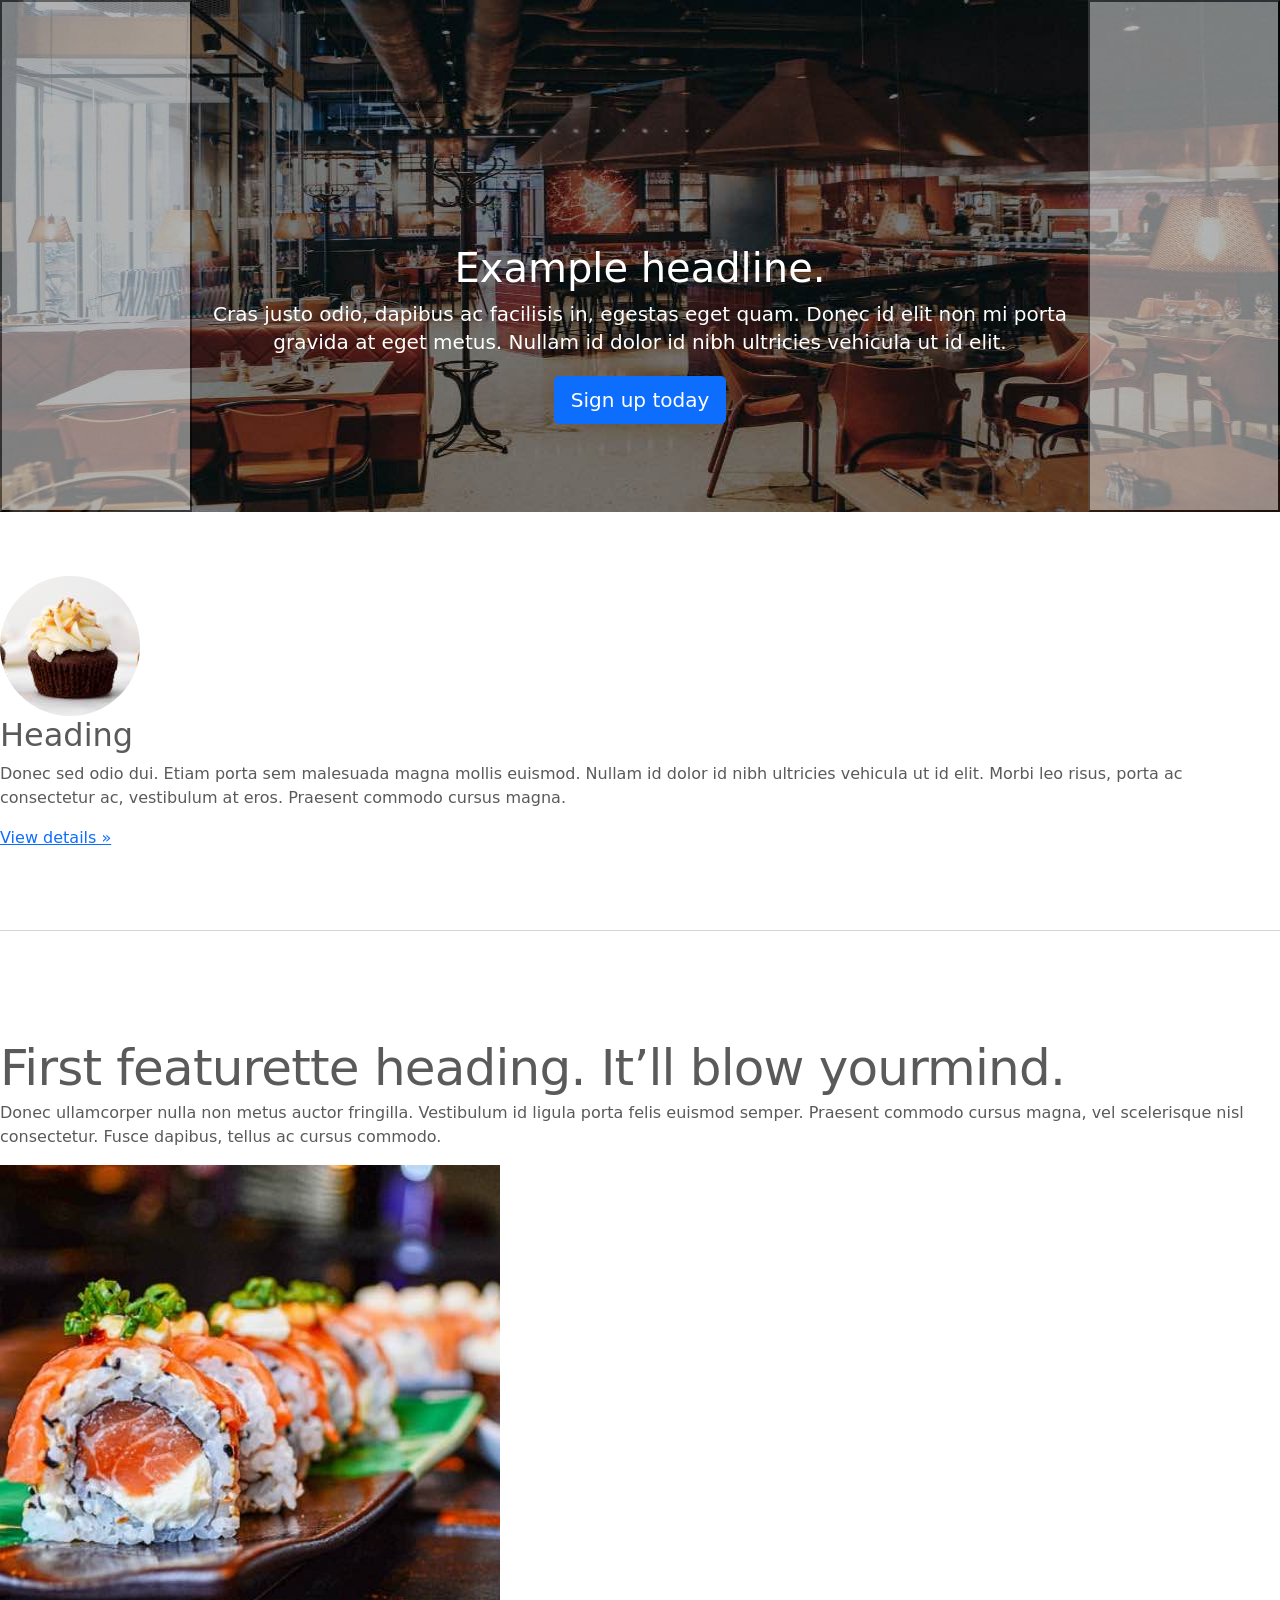
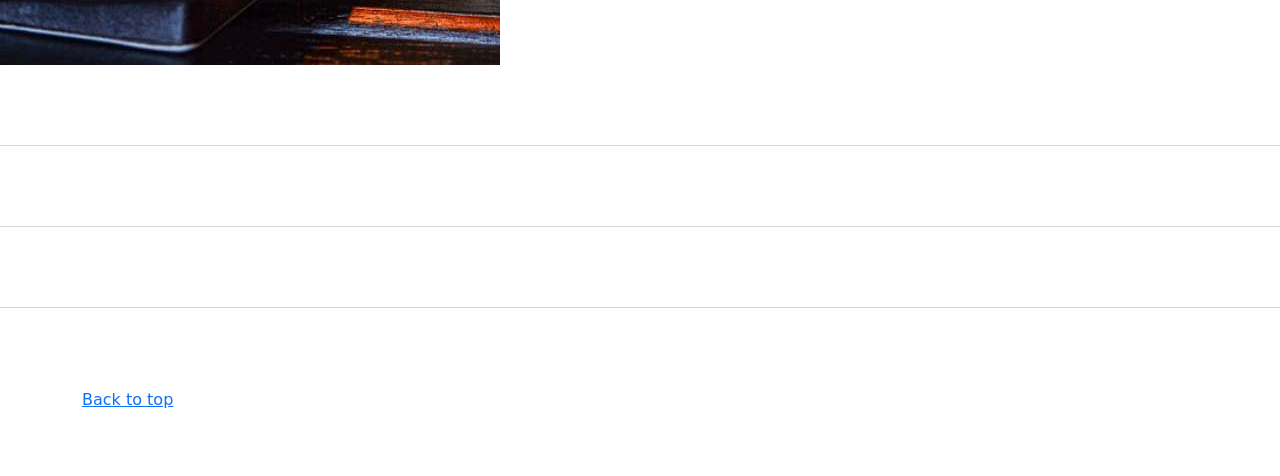
<file: kadai_003/index_for_student.html>
<!doctype html>
<html lang="en">

<head>
  <meta charset="utf-8">
  <meta name="viewport" content="width=device-width, initial-scale=1">
  <meta name="description" content="">
  <meta name="author" content="Mark Otto, Jacob Thornton, and Bootstrap contributors">
  <meta name="generator" content="Hugo 0.79.0">
  <title>Carousel Template · Bootstrap v5.0</title>
  <link rel="canonical" href="https://getbootstrap.com/docs/5.0/examples/carousel/">
  <!-- ************************************************ bootstrap.min.cssの読み込み -->
  <link href="dist/css/bootstrap.min.css" rel="stylesheet">
  <!-- ************************************************ carousel.cssの読み込み -->
  <link href="carousel.css" rel="stylesheet">
  <!-- ************************************************ bootstrap.bundle.min.jsの読み込み -->
  <script src="dist/js/bootstrap.bundle.min.js" defer></script>
</head>

<body>
  <main>
    <!-- ************************************************ カールセル開始 -->
    <!-- <div id="myCarousel" class="carousel slide" data-bs-ride="carousel"> -->
    <div id="carouselExampleFade" class="carousel slide carousel-fade" data-bs-ride="carousel">
      <!-- <div class="carousel-inner"> -->
      <div class="carousel-inner">
        <!-- <div class="carousel-item active"> -->
        <div class="carousel-item active">
          <img src="img/top_1.jpg" class="d-block w-100" alt="サンプル画像1">
          <div class="container">
            <!-- <div class="carousel-caption"> -->
            <div class="carousel-caption">
              <h1>Example headline.</h1>
              <p>Cras justo odio, dapibus ac facilisis in, egestas eget quam. Donec id elit non mi porta gravida at eget
                metus. Nullam id dolor id nibh ultricies vehicula ut id elit.</p>
              <!-- <p><a class="btn btn-lg btn-primary" href="#" role="button">Sign up today</a></p> -->
              <p><a class="btn btn-lg btn-primary" href="#" role="button">Sign up today</a></p>
            </div>
          </div>
        </div>
        <div class="carousel-item">
          <img src="img/top_2.jpg" class="d-block w-100" alt="サンプル画像2">
          <div class="container">
            <div class="carousel-caption">
              <h1>Example headline.</h1>
              <p>Cras justo odio, dapibus ac facilisis in, egestas eget quam. Donec id elit non mi porta gravida at eget
                metus. Nullam id dolor id nibh ultricies vehicula ut id elit.</p>
              <p><a class="btn btn-lg btn-primary" href="#" role="button">Sign up today</a></p>
            </div>
          </div>
        </div>
        <div class="carousel-item">
          <img src="img/top_3.jpg" class="d-block w-100" alt="サンプル画像3">
          <div class="container">
            <div class="carousel-caption">
              <h1>Example headline.</h1>
              <p>Cras justo odio, dapibus ac facilisis in, egestas eget quam. Donec id elit non mi porta gravida at eget
                metus. Nullam id dolor id nibh ultricies vehicula ut id elit.</p>
              <p><a class="btn btn-lg btn-primary" href="#" role="button">Sign up today</a></p>
            </div>
          </div>
        </div>
      </div>
      <button class="carousel-control-prev" type="button" data-bs-target="#carouselExampleFade" data-bs-slide="prev">
        <span class="carousel-control-prev-icon" aria-hidden="true"></span>
        <span class="visually-hidden">Previous</span>
      </button>
      <button class="carousel-control-next" type="button" data-bs-target="#carouselExampleFade" data-bs-slide="next">
        <span class="carousel-control-next-icon" aria-hidden="true"></span>
        <span class="visually-hidden">Next</span>
      </button>
    </div>
    <!-- ************************************************ カールセル終了 -->
    <!-- <div class="container marketing"> -->
    <div class="">
      <!-- <div class="row"> -->
      <div class="">
        <!-- <div class="col-lg-4"> -->
        <div class="">
          <img src="img/cake.jpg" class="rounded-circle" alt="サンプル画像2">
          <h2>Heading</h2>
          <p>Donec sed odio dui. Etiam porta sem malesuada magna mollis euismod. Nullam id dolor id nibh ultricies
            vehicula ut id elit. Morbi leo risus, porta ac consectetur ac, vestibulum at eros. Praesent commodo cursus
            magna.</p>
          <!-- <p><a class="btn btn-secondary" href="#" role="button">View details &raquo;</a></p> -->
          <p><a class="" href="#" role="button">View details &raquo;</a></p>
        </div>
      </div>
      <hr class="featurette-divider">
      <!-- <div class="row"> -->
      <div class="">
        <!-- <div class="col-md-7"> -->
        <div class="">
          <!-- <h2 class="featurette-heading">First featurette heading. <span class="text-muted">It’ll blow yourmind.</span> -->
          <h2 class="featurette-heading">First featurette heading. <span class="">It’ll blow yourmind.</span></h2>
          <!-- <p class="lead">Donec ullamcorper nulla non metus auctor fringilla. Vestibulum id ligula porta felis
              euismod
              semper. Praesent commodo cursus magna, vel scelerisque nisl consectetur. Fusce dapibus, tellus ac cursus
              commodo.</p> -->
          <p class="">
            Donec ullamcorper nulla non metus auctor fringilla. Vestibulum id ligula porta felis
            euismod
            semper. Praesent commodo cursus magna, vel scelerisque nisl consectetur. Fusce dapibus, tellus ac cursus
            commodo.
          </p>
        </div>
        <!-- <div class="col-md-5"> -->
        <div class="">
          <!-- <img src="img/sushi.jpg" class="img-fluid" alt=""> -->
          <img src="img/sushi.jpg" class="" alt="サンプル画像3">
        </div>
      </div>
      <hr class="featurette-divider">
      <!-- ここにもう一つ左右を反転させたものを作ります。 -->
      <hr class="featurette-divider">
      <!-- ここにもう一つ左右を反転させたものを作ります。 -->
      <hr class="featurette-divider">
      <footer class="container">
        <!-- <p class="float-end"><a href="#">Back to top</a></p> -->
        <p class=""><a href="#">Back to top</a></p>
      </footer>
    </div>
  </main>
</body>

</html>
</file>
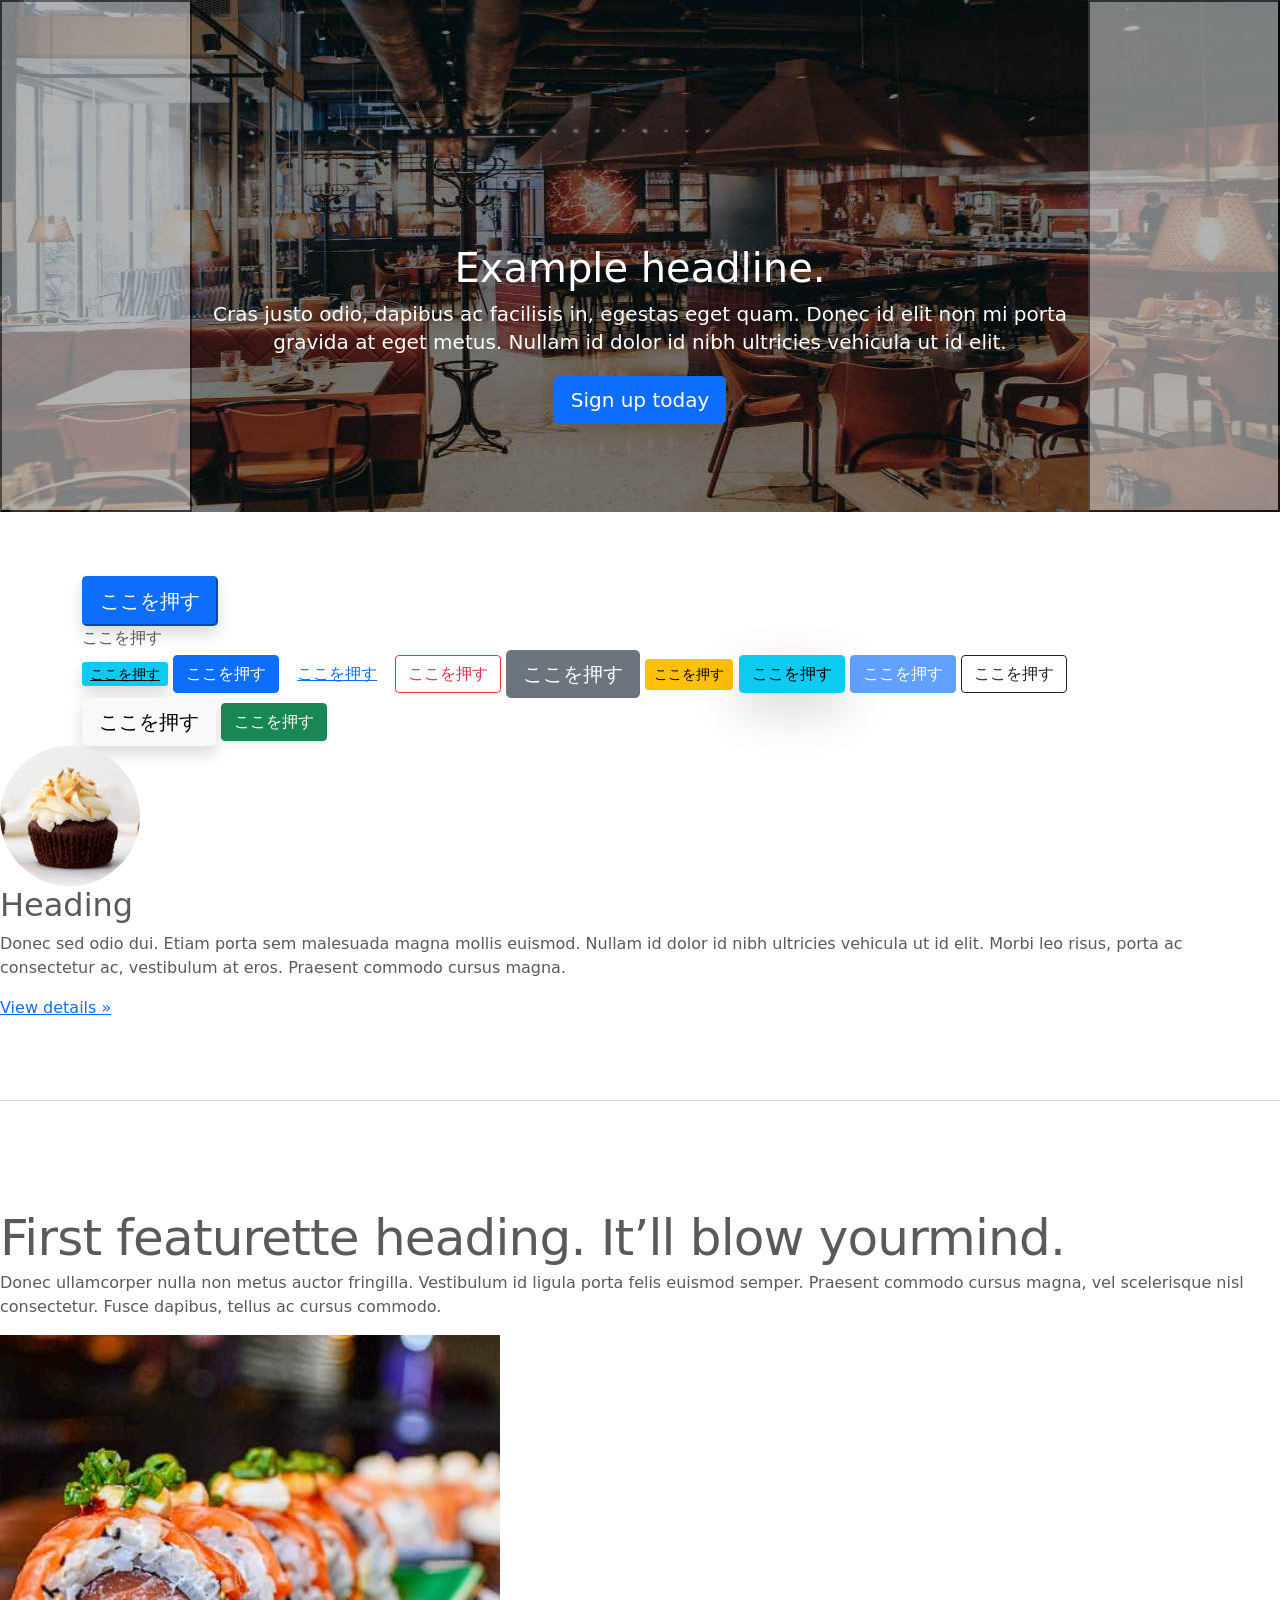
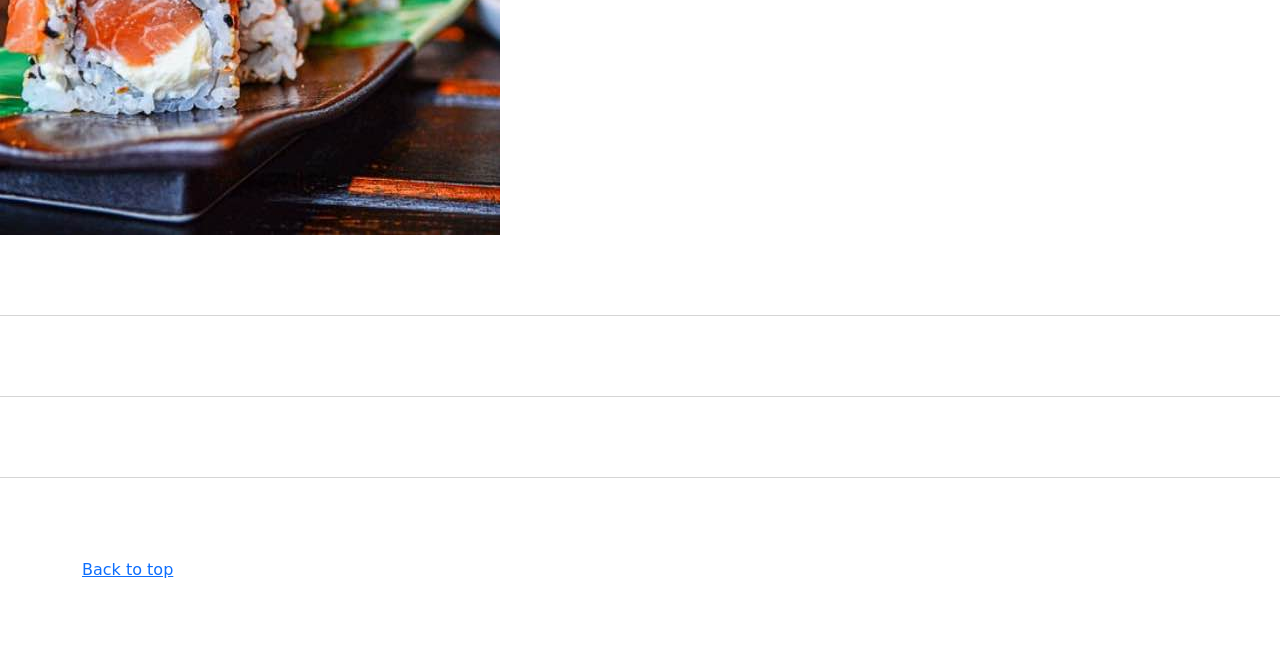
<file: kadai_004/index_for_student.html>
<!doctype html>
<html lang="en">

<head>
  <meta charset="utf-8">
  <meta name="viewport" content="width=device-width, initial-scale=1">
  <meta name="description" content="">
  <meta name="author" content="Mark Otto, Jacob Thornton, and Bootstrap contributors">
  <meta name="generator" content="Hugo 0.79.0">
  <title>Carousel Template · Bootstrap v5.0</title>
  <link rel="canonical" href="https://getbootstrap.com/docs/5.0/examples/carousel/">
  <!-- ************************************************ bootstrap.min.cssの読み込み -->
  <link href="dist/css/bootstrap.min.css" rel="stylesheet">
  <!-- ************************************************ carousel.cssの読み込み -->
  <link href="carousel.css" rel="stylesheet">
  <!-- ************************************************ bootstrap.bundle.min.jsの読み込み -->
  <script src="dist/js/bootstrap.bundle.min.js" defer></script>
</head>

<body>
  <main>
    <!-- ************************************************ カールセル開始 -->
    <!-- <div id="myCarousel" class="carousel slide" data-bs-ride="carousel"> -->
    <div id="carouselExampleFade" class="carousel slide carousel-fade" data-bs-ride="carousel">
      <!-- <div class="carousel-inner"> -->
      <div class="carousel-inner">
        <!-- <div class="carousel-item active"> -->
        <div class="carousel-item active">
          <img src="img/top_1.jpg" class="d-block w-100" alt="サンプル画像1">
          <div class="container">
            <!-- <div class="carousel-caption"> -->
            <div class="carousel-caption">
              <h1>Example headline.</h1>
              <p>Cras justo odio, dapibus ac facilisis in, egestas eget quam. Donec id elit non mi porta gravida at eget
                metus. Nullam id dolor id nibh ultricies vehicula ut id elit.</p>
              <!-- <p><a class="btn btn-lg btn-primary" href="#" role="button">Sign up today</a></p> -->
              <p><a class="btn btn-lg btn-primary" href="#" role="button">Sign up today</a></p>
            </div>
          </div>
        </div>
        <div class="carousel-item">
          <img src="img/top_2.jpg" class="d-block w-100" alt="サンプル画像2">
          <div class="container">
            <div class="carousel-caption">
              <h1>Example headline.</h1>
              <p>Cras justo odio, dapibus ac facilisis in, egestas eget quam. Donec id elit non mi porta gravida at eget
                metus. Nullam id dolor id nibh ultricies vehicula ut id elit.</p>
              <p><a class="btn btn-lg btn-primary" href="#" role="button">Sign up today</a></p>
            </div>
          </div>
        </div>
        <div class="carousel-item">
          <img src="img/top_3.jpg" class="d-block w-100" alt="サンプル画像3">
          <div class="container">
            <div class="carousel-caption">
              <h1>Example headline.</h1>
              <p>Cras justo odio, dapibus ac facilisis in, egestas eget quam. Donec id elit non mi porta gravida at eget
                metus. Nullam id dolor id nibh ultricies vehicula ut id elit.</p>
              <p><a class="btn btn-lg btn-primary" href="#" role="button">Sign up today</a></p>
            </div>
          </div>
        </div>
      </div>
      <button class="carousel-control-prev" type="button" data-bs-target="#carouselExampleFade" data-bs-slide="prev">
        <span class="carousel-control-prev-icon" aria-hidden="true"></span>
        <span class="visually-hidden">Previous</span>
      </button>
      <button class="carousel-control-next" type="button" data-bs-target="#carouselExampleFade" data-bs-slide="next">
        <span class="carousel-control-next-icon" aria-hidden="true"></span>
        <span class="visually-hidden">Next</span>
      </button>
    </div>
    <!-- ************************************************ カールセル終了 -->
    <div class="container">

      <style>
        .button-test {
          ~~省略~~
        }
      </style>

      <!-- buttonテスト -->
      <button class="btn-primary btn-lg shadow">ここを押す</button>
      <div class="button-test">ここを押す</div>

      <a href="" class="btn-info btn-sm shadow">ここを押す</a>

      <!-- ここから追加部分 -->
      <button type="button" class="btn btn-primary">ここを押す</button>
      <button type="button" class="btn btn-link">ここを押す</button>
      <button type="button" class="btn btn-outline-danger">ここを押す</button>
      <button type="button" class="btn btn-secondary btn-lg">ここを押す</button>
      <button type="button" class="btn btn-warning btn-sm">ここを押す</button>
      <button type="button" class="btn btn-info shadow-lg">ここを押す</button>
      <button type="button" class="btn btn-primary" disabled data-bs-toggle="button" autocomplete="off">ここを押す</button>
      <button type="button" class="btn btn-outline-dark">ここを押す</button>
      <button type="button" class="btn btn-light btn-lg shadow">ここを押す</button>
      <button type="button" class="btn btn-success shadow-sm">ここを押す</button>
      <!-- ここまで -->
    </div>
    <!-- <div class="container marketing"> -->
    <div class="">
      <!-- <div class="row"> -->
      <div class="">
        <!-- <div class="col-lg-4"> -->
        <div class="">
          <img src="img/cake.jpg" class="rounded-circle" alt="サンプル画像2">
          <h2>Heading</h2>
          <p>Donec sed odio dui. Etiam porta sem malesuada magna mollis euismod. Nullam id dolor id nibh ultricies
            vehicula ut id elit. Morbi leo risus, porta ac consectetur ac, vestibulum at eros. Praesent commodo cursus
            magna.</p>
          <!-- <p><a class="btn btn-secondary" href="#" role="button">View details &raquo;</a></p> -->
          <p><a class="" href="#" role="button">View details &raquo;</a></p>
        </div>
      </div>
      <hr class="featurette-divider">
      <!-- <div class="row"> -->
      <div class="">
        <!-- <div class="col-md-7"> -->
        <div class="">
          <!-- <h2 class="featurette-heading">First featurette heading. <span class="text-muted">It’ll blow yourmind.</span> -->
          <h2 class="featurette-heading">First featurette heading. <span class="">It’ll blow yourmind.</span></h2>
          <!-- <p class="lead">Donec ullamcorper nulla non metus auctor fringilla. Vestibulum id ligula porta felis
              euismod
              semper. Praesent commodo cursus magna, vel scelerisque nisl consectetur. Fusce dapibus, tellus ac cursus
              commodo.</p> -->
          <p class="">
            Donec ullamcorper nulla non metus auctor fringilla. Vestibulum id ligula porta felis
            euismod
            semper. Praesent commodo cursus magna, vel scelerisque nisl consectetur. Fusce dapibus, tellus ac cursus
            commodo.
          </p>
        </div>
        <!-- <div class="col-md-5"> -->
        <div class="">
          <!-- <img src="img/sushi.jpg" class="img-fluid" alt=""> -->
          <img src="img/sushi.jpg" class="" alt="サンプル画像3">
        </div>
      </div>
      <hr class="featurette-divider">
      <!-- ここにもう一つ左右を反転させたものを作ります。 -->
      <hr class="featurette-divider">
      <!-- ここにもう一つ左右を反転させたものを作ります。 -->
      <hr class="featurette-divider">
      <footer class="container">
        <!-- <p class="float-end"><a href="#">Back to top</a></p> -->
        <p class=""><a href="#">Back to top</a></p>
      </footer>
    </div>
  </main>
</body>

</html>
</file>
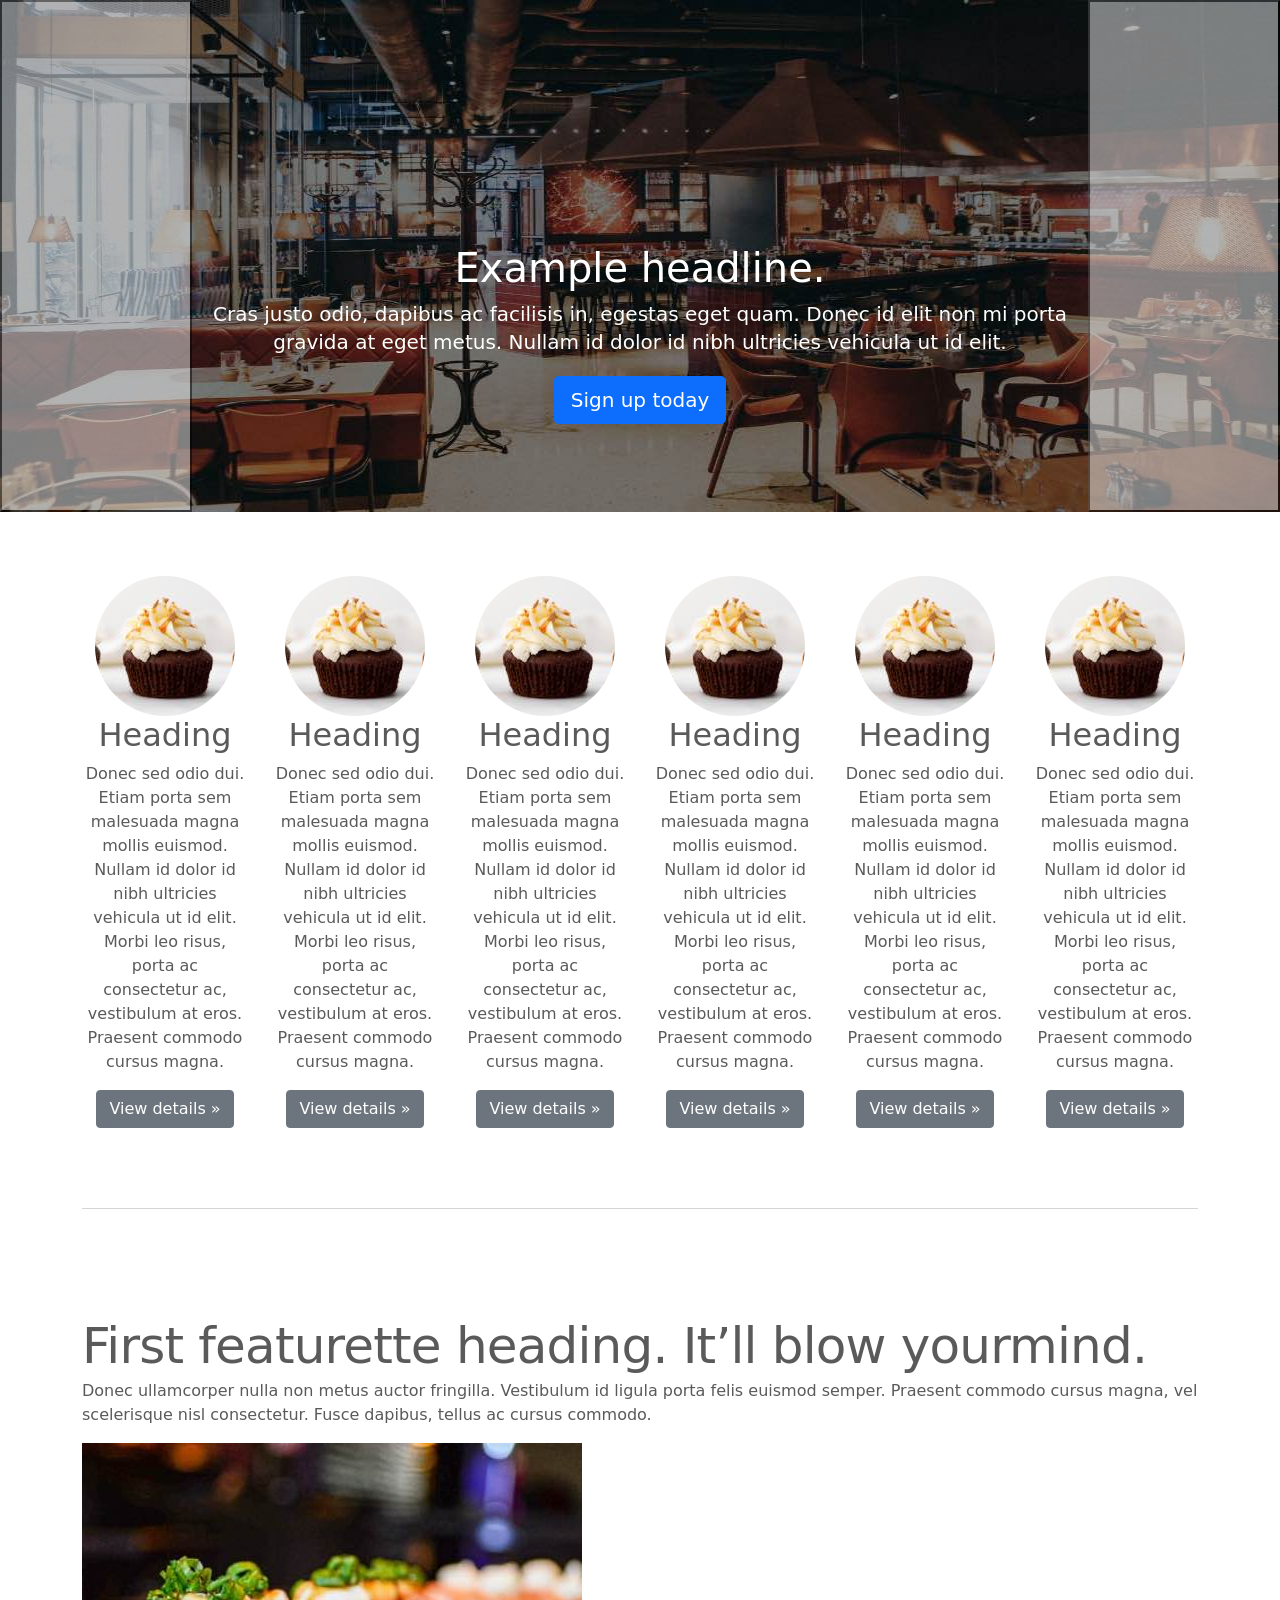
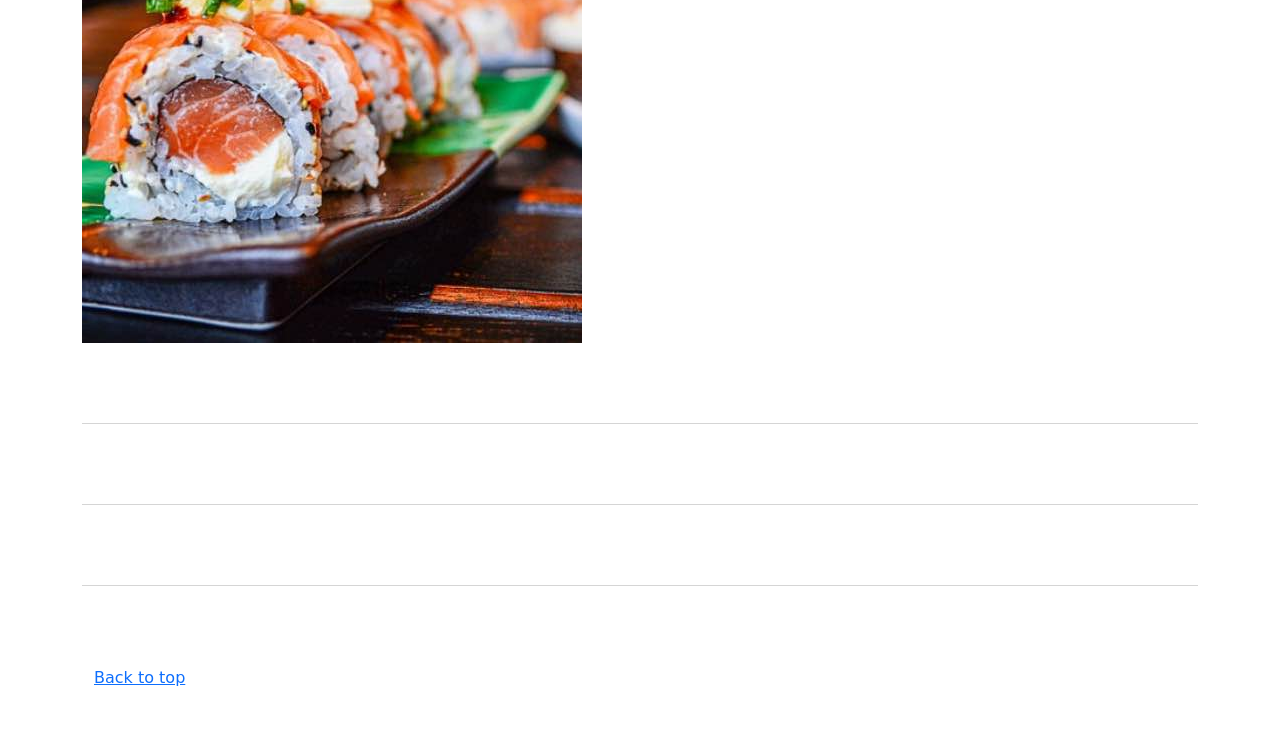
<file: kadai_005/index_for_student.html>
<!doctype html>
<html lang="en">

<head>
  <meta charset="utf-8">
  <meta name="viewport" content="width=device-width, initial-scale=1">
  <meta name="description" content="">
  <meta name="author" content="Mark Otto, Jacob Thornton, and Bootstrap contributors">
  <meta name="generator" content="Hugo 0.79.0">
  <title>Carousel Template · Bootstrap v5.0</title>
  <link rel="canonical" href="https://getbootstrap.com/docs/5.0/examples/carousel/">
  <!-- ************************************************ bootstrap.min.cssの読み込み -->
  <link href="dist/css/bootstrap.min.css" rel="stylesheet">
  <!-- ************************************************ carousel.cssの読み込み -->
  <link href="carousel.css" rel="stylesheet">
  <!-- ************************************************ bootstrap.bundle.min.jsの読み込み -->
  <script src="dist/js/bootstrap.bundle.min.js" defer></script>
</head>

<body>
  <main>
    <!-- ************************************************ カールセル開始 -->
    <!-- <div id="myCarousel" class="carousel slide" data-bs-ride="carousel"> -->
    <div id="carouselExampleFade" class="carousel slide carousel-fade" data-bs-ride="carousel">
      <!-- <div class="carousel-inner"> -->
      <div class="carousel-inner">
        <!-- <div class="carousel-item active"> -->
        <div class="carousel-item active">
          <img src="img/top_1.jpg" class="d-block w-100" alt="サンプル画像1">
          <div class="container">
            <!-- <div class="carousel-caption"> -->
            <div class="carousel-caption">
              <h1>Example headline.</h1>
              <p>Cras justo odio, dapibus ac facilisis in, egestas eget quam. Donec id elit non mi porta gravida at eget
                metus. Nullam id dolor id nibh ultricies vehicula ut id elit.</p>
              <!-- <p><a class="btn btn-lg btn-primary" href="#" role="button">Sign up today</a></p> -->
              <p><a class="btn btn-lg btn-primary" href="#" role="button">Sign up today</a></p>
            </div>
          </div>
        </div>
        <div class="carousel-item">
          <img src="img/top_2.jpg" class="d-block w-100" alt="サンプル画像2">
          <div class="container">
            <div class="carousel-caption">
              <h1>Example headline.</h1>
              <p>Cras justo odio, dapibus ac facilisis in, egestas eget quam. Donec id elit non mi porta gravida at eget
                metus. Nullam id dolor id nibh ultricies vehicula ut id elit.</p>
              <p><a class="btn btn-lg btn-primary" href="#" role="button">Sign up today</a></p>
            </div>
          </div>
        </div>
        <div class="carousel-item">
          <img src="img/top_3.jpg" class="d-block w-100" alt="サンプル画像3">
          <div class="container">
            <div class="carousel-caption">
              <h1>Example headline.</h1>
              <p>Cras justo odio, dapibus ac facilisis in, egestas eget quam. Donec id elit non mi porta gravida at eget
                metus. Nullam id dolor id nibh ultricies vehicula ut id elit.</p>
              <p><a class="btn btn-lg btn-primary" href="#" role="button">Sign up today</a></p>
            </div>
          </div>
        </div>
      </div>
      <button class="carousel-control-prev" type="button" data-bs-target="#carouselExampleFade" data-bs-slide="prev">
        <span class="carousel-control-prev-icon" aria-hidden="true"></span>
        <span class="visually-hidden">Previous</span>
      </button>
      <button class="carousel-control-next" type="button" data-bs-target="#carouselExampleFade" data-bs-slide="next">
        <span class="carousel-control-next-icon" aria-hidden="true"></span>
        <span class="visually-hidden">Next</span>
      </button>
    </div>
    <!-- ************************************************ カールセル終了 -->
    <!-- <div class="container marketing"> -->
    <div class="container">
      <!-- <div class="row"> -->
      <div class="row">
        <!-- <div class="col-lg-4"> -->
        <div class="col-6 col-md-2 text-center">
          <img src="img/cake.jpg" class="rounded-circle" alt="サンプル画像2">
          <h2>Heading</h2>
          <p>Donec sed odio dui. Etiam porta sem malesuada magna mollis euismod. Nullam id dolor id nibh ultricies
            vehicula ut id elit. Morbi leo risus, porta ac consectetur ac, vestibulum at eros. Praesent commodo cursus
            magna.</p>
          <!-- <p><a class="btn btn-secondary" href="#" role="button">View details &raquo;</a></p> -->
          <a class="btn btn-secondary" href="#" role="button">View details &raquo;</a>
        </div>
        <div class="col-6 col-md-2 text-center">
          <img src="img/cake.jpg" class="rounded-circle" alt="サンプル画像2">
          <h2>Heading</h2>
          <p>Donec sed odio dui. Etiam porta sem malesuada magna mollis euismod. Nullam id dolor id nibh ultricies
            vehicula ut id elit. Morbi leo risus, porta ac consectetur ac, vestibulum at eros. Praesent commodo cursus
            magna.</p>
          <!-- <p><a class="btn btn-secondary" href="#" role="button">View details &raquo;</a></p> -->
          <a class="btn btn-secondary" href="#" role="button">View details &raquo;</a>
        </div>
        <div class="col-6 col-md-2 text-center">
          <img src="img/cake.jpg" class="rounded-circle" alt="サンプル画像2">
          <h2>Heading</h2>
          <p>Donec sed odio dui. Etiam porta sem malesuada magna mollis euismod. Nullam id dolor id nibh ultricies
            vehicula ut id elit. Morbi leo risus, porta ac consectetur ac, vestibulum at eros. Praesent commodo cursus
            magna.</p>
          <!-- <p><a class="btn btn-secondary" href="#" role="button">View details &raquo;</a></p> -->
          <a class="btn btn-secondary" href="#" role="button">View details &raquo;</a>
        </div>
        <div class="col-6 col-md-2 text-center">
          <img src="img/cake.jpg" class="rounded-circle" alt="サンプル画像2">
          <h2>Heading</h2>
          <p>Donec sed odio dui. Etiam porta sem malesuada magna mollis euismod. Nullam id dolor id nibh ultricies
            vehicula ut id elit. Morbi leo risus, porta ac consectetur ac, vestibulum at eros. Praesent commodo cursus
            magna.</p>
          <!-- <p><a class="btn btn-secondary" href="#" role="button">View details &raquo;</a></p> -->
          <a class="btn btn-secondary" href="#" role="button">View details &raquo;</a>
        </div>
        <div class="col-6 col-md-2 text-center">
          <img src="img/cake.jpg" class="rounded-circle" alt="サンプル画像2">
          <h2>Heading</h2>
          <p>Donec sed odio dui. Etiam porta sem malesuada magna mollis euismod. Nullam id dolor id nibh ultricies
            vehicula ut id elit. Morbi leo risus, porta ac consectetur ac, vestibulum at eros. Praesent commodo cursus
            magna.</p>
          <!-- <p><a class="btn btn-secondary" href="#" role="button">View details &raquo;</a></p> -->
          <a class="btn btn-secondary" href="#" role="button">View details &raquo;</a>
        </div>
        <div class="col-6 col-md-2 text-center">
          <img src="img/cake.jpg" class="rounded-circle" alt="サンプル画像2">
          <h2>Heading</h2>
          <p>Donec sed odio dui. Etiam porta sem malesuada magna mollis euismod. Nullam id dolor id nibh ultricies
            vehicula ut id elit. Morbi leo risus, porta ac consectetur ac, vestibulum at eros. Praesent commodo cursus
            magna.</p>
          <!-- <p><a class="btn btn-secondary" href="#" role="button">View details &raquo;</a></p> -->
          <a class="btn btn-secondary" href="#" role="button">View details &raquo;</a>
        </div>
      </div>
      <hr class="featurette-divider">
      <!-- <div class="row"> -->
      <div class="">
        <!-- <div class="col-md-7"> -->
        <div class="">
          <!-- <h2 class="featurette-heading">First featurette heading. <span class="text-muted">It’ll blow yourmind.</span> -->
          <h2 class="featurette-heading">First featurette heading. <span class="">It’ll blow yourmind.</span></h2>
          <!-- <p class="lead">Donec ullamcorper nulla non metus auctor fringilla. Vestibulum id ligula porta felis
              euismod
              semper. Praesent commodo cursus magna, vel scelerisque nisl consectetur. Fusce dapibus, tellus ac cursus
              commodo.</p> -->
          <p class="">
            Donec ullamcorper nulla non metus auctor fringilla. Vestibulum id ligula porta felis
            euismod
            semper. Praesent commodo cursus magna, vel scelerisque nisl consectetur. Fusce dapibus, tellus ac cursus
            commodo.
          </p>
        </div>
        <!-- <div class="col-md-5"> -->
        <div class="">
          <!-- <img src="img/sushi.jpg" class="img-fluid" alt=""> -->
          <img src="img/sushi.jpg" class="" alt="サンプル画像3">
        </div>
      </div>
      <hr class="featurette-divider">
      <!-- ここにもう一つ左右を反転させたものを作ります。 -->
      <hr class="featurette-divider">
      <!-- ここにもう一つ左右を反転させたものを作ります。 -->
      <hr class="featurette-divider">
      <footer class="container">
        <!-- <p class="float-end"><a href="#">Back to top</a></p> -->
        <p class=""><a href="#">Back to top</a></p>
      </footer>
    </div>
  </main>
</body>

</html>
</file>
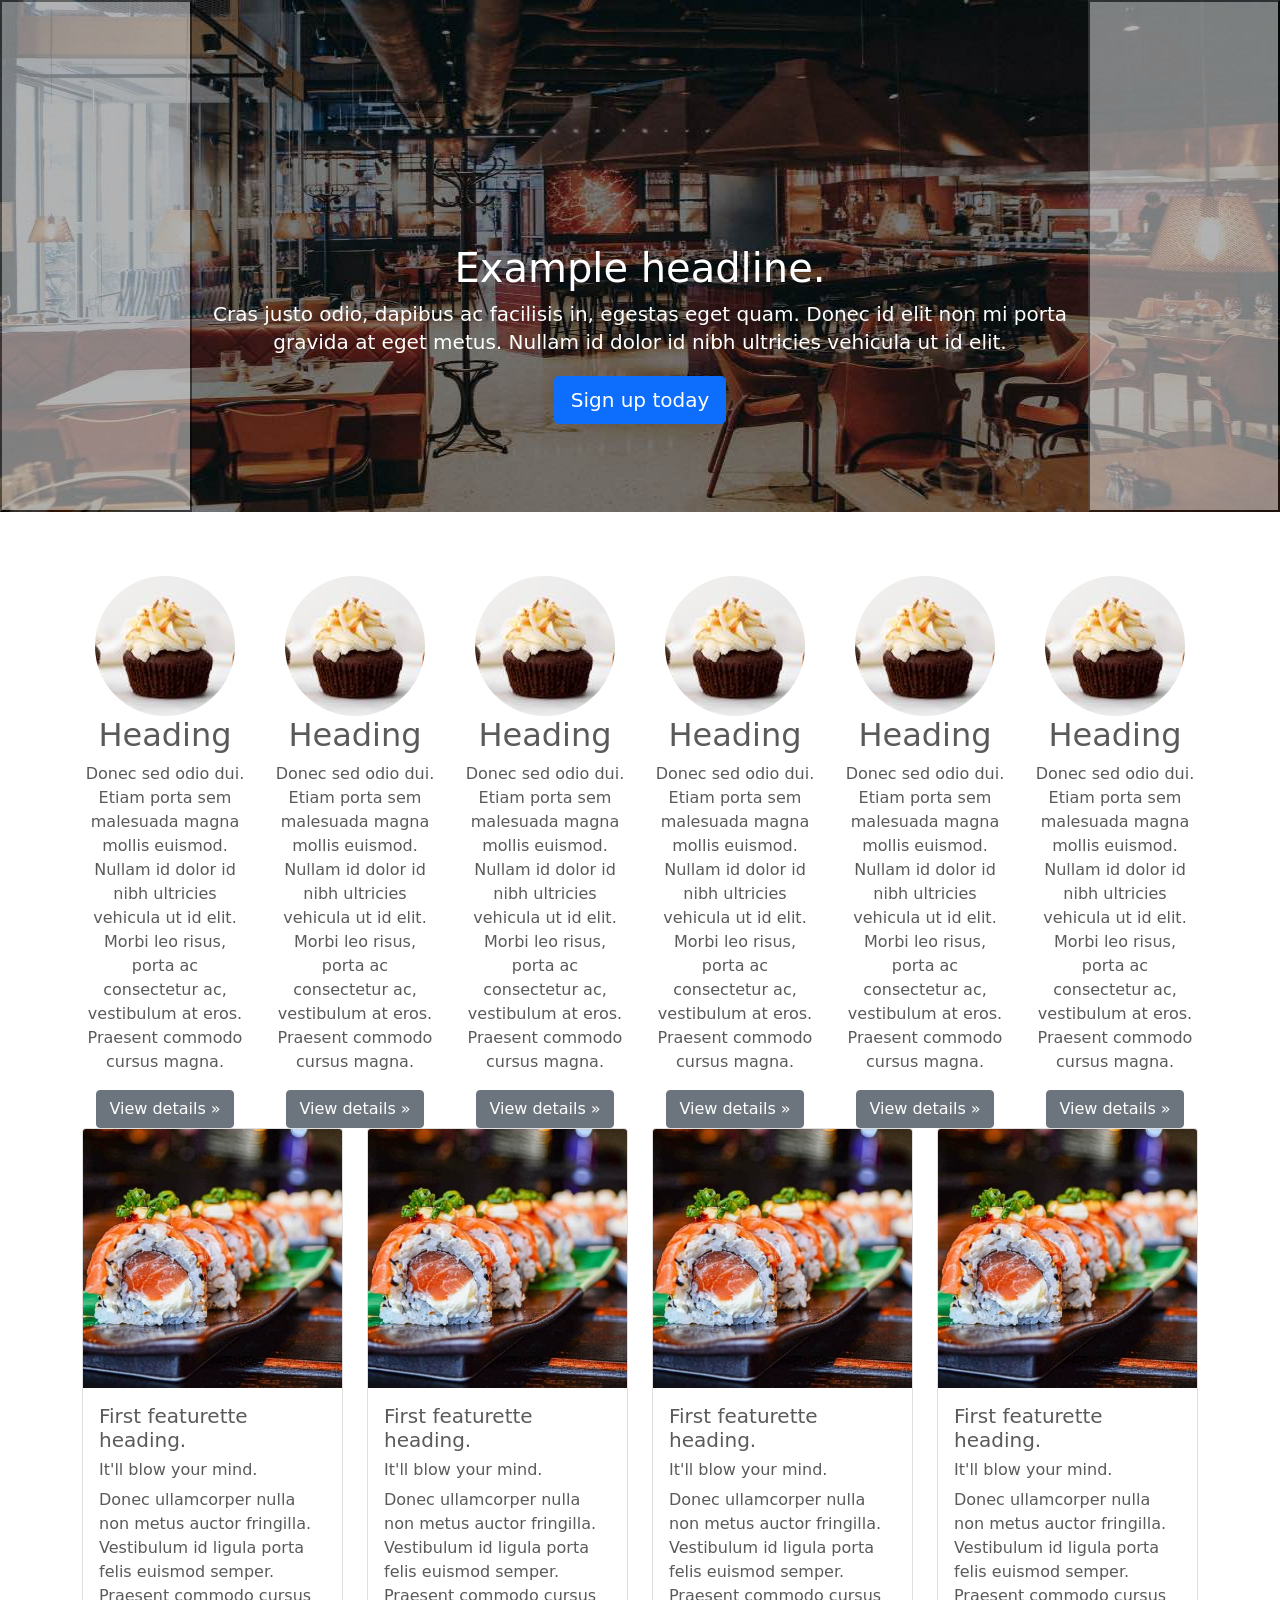
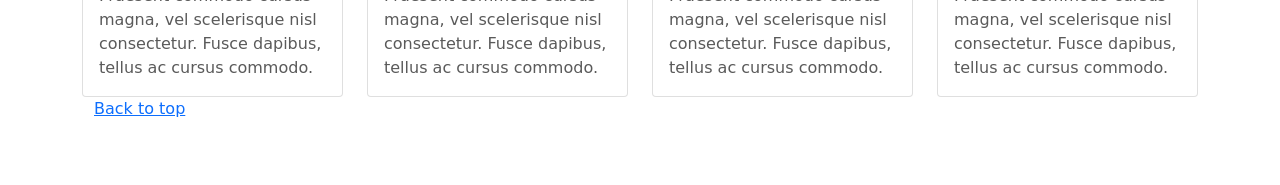
<file: kadai_006/index_for_student.html>
<!doctype html>
<html lang="en">

<head>
  <meta charset="utf-8">
  <meta name="viewport" content="width=device-width, initial-scale=1">
  <meta name="description" content="">
  <meta name="author" content="Mark Otto, Jacob Thornton, and Bootstrap contributors">
  <meta name="generator" content="Hugo 0.79.0">
  <title>Carousel Template · Bootstrap v5.0</title>
  <link rel="canonical" href="https://getbootstrap.com/docs/5.0/examples/carousel/">
  <!-- ************************************************ bootstrap.min.cssの読み込み -->
  <link href="dist/css/bootstrap.min.css" rel="stylesheet">
  <!-- ************************************************ carousel.cssの読み込み -->
  <link href="carousel.css" rel="stylesheet">
  <!-- ************************************************ bootstrap.bundle.min.jsの読み込み -->
  <script src="dist/js/bootstrap.bundle.min.js" defer></script>
</head>

<body>
  <main>
    <!-- ************************************************ カールセル開始 -->
    <!-- <div id="myCarousel" class="carousel slide" data-bs-ride="carousel"> -->
    <div id="carouselExampleFade" class="carousel slide carousel-fade" data-bs-ride="carousel">
      <!-- <div class="carousel-inner"> -->
      <div class="carousel-inner">
        <!-- <div class="carousel-item active"> -->
        <div class="carousel-item active">
          <img src="img/top_1.jpg" class="d-block w-100" alt="サンプル画像1">
          <div class="container">
            <!-- <div class="carousel-caption"> -->
            <div class="carousel-caption">
              <h1>Example headline.</h1>
              <p>Cras justo odio, dapibus ac facilisis in, egestas eget quam. Donec id elit non mi porta gravida at eget
                metus. Nullam id dolor id nibh ultricies vehicula ut id elit.</p>
              <!-- <p><a class="btn btn-lg btn-primary" href="#" role="button">Sign up today</a></p> -->
              <p><a class="btn btn-lg btn-primary" href="#" role="button">Sign up today</a></p>
            </div>
          </div>
        </div>
        <div class="carousel-item">
          <img src="img/top_2.jpg" class="d-block w-100" alt="サンプル画像2">
          <div class="container">
            <div class="carousel-caption">
              <h1>Example headline.</h1>
              <p>Cras justo odio, dapibus ac facilisis in, egestas eget quam. Donec id elit non mi porta gravida at eget
                metus. Nullam id dolor id nibh ultricies vehicula ut id elit.</p>
              <p><a class="btn btn-lg btn-primary" href="#" role="button">Sign up today</a></p>
            </div>
          </div>
        </div>
        <div class="carousel-item">
          <img src="img/top_3.jpg" class="d-block w-100" alt="サンプル画像3">
          <div class="container">
            <div class="carousel-caption">
              <h1>Example headline.</h1>
              <p>Cras justo odio, dapibus ac facilisis in, egestas eget quam. Donec id elit non mi porta gravida at eget
                metus. Nullam id dolor id nibh ultricies vehicula ut id elit.</p>
              <p><a class="btn btn-lg btn-primary" href="#" role="button">Sign up today</a></p>
            </div>
          </div>
        </div>
      </div>
      <button class="carousel-control-prev" type="button" data-bs-target="#carouselExampleFade" data-bs-slide="prev">
        <span class="carousel-control-prev-icon" aria-hidden="true"></span>
        <span class="visually-hidden">Previous</span>
      </button>
      <button class="carousel-control-next" type="button" data-bs-target="#carouselExampleFade" data-bs-slide="next">
        <span class="carousel-control-next-icon" aria-hidden="true"></span>
        <span class="visually-hidden">Next</span>
      </button>
    </div>
    <!-- ************************************************ カールセル終了 -->
    <!-- <div class="container marketing"> -->
    <div class="container">
      <!-- <div class="row"> -->
      <div class="row">
        <!-- <div class="col-lg-4"> -->
        <div class="col-6 col-md-2 text-center">
          <img src="img/cake.jpg" class="rounded-circle" alt="サンプル画像2">
          <h2>Heading</h2>
          <p>Donec sed odio dui. Etiam porta sem malesuada magna mollis euismod. Nullam id dolor id nibh ultricies
            vehicula ut id elit. Morbi leo risus, porta ac consectetur ac, vestibulum at eros. Praesent commodo cursus
            magna.</p>
          <!-- <p><a class="btn btn-secondary" href="#" role="button">View details &raquo;</a></p> -->
          <a class="btn btn-secondary" href="#" role="button">View details &raquo;</a>
        </div>
        <div class="col-6 col-md-2 text-center">
          <img src="img/cake.jpg" class="rounded-circle" alt="サンプル画像2">
          <h2>Heading</h2>
          <p>Donec sed odio dui. Etiam porta sem malesuada magna mollis euismod. Nullam id dolor id nibh ultricies
            vehicula ut id elit. Morbi leo risus, porta ac consectetur ac, vestibulum at eros. Praesent commodo cursus
            magna.</p>
          <!-- <p><a class="btn btn-secondary" href="#" role="button">View details &raquo;</a></p> -->
          <a class="btn btn-secondary" href="#" role="button">View details &raquo;</a>
        </div>
        <div class="col-6 col-md-2 text-center">
          <img src="img/cake.jpg" class="rounded-circle" alt="サンプル画像2">
          <h2>Heading</h2>
          <p>Donec sed odio dui. Etiam porta sem malesuada magna mollis euismod. Nullam id dolor id nibh ultricies
            vehicula ut id elit. Morbi leo risus, porta ac consectetur ac, vestibulum at eros. Praesent commodo cursus
            magna.</p>
          <!-- <p><a class="btn btn-secondary" href="#" role="button">View details &raquo;</a></p> -->
          <a class="btn btn-secondary" href="#" role="button">View details &raquo;</a>
        </div>
        <div class="col-6 col-md-2 text-center">
          <img src="img/cake.jpg" class="rounded-circle" alt="サンプル画像2">
          <h2>Heading</h2>
          <p>Donec sed odio dui. Etiam porta sem malesuada magna mollis euismod. Nullam id dolor id nibh ultricies
            vehicula ut id elit. Morbi leo risus, porta ac consectetur ac, vestibulum at eros. Praesent commodo cursus
            magna.</p>
          <!-- <p><a class="btn btn-secondary" href="#" role="button">View details &raquo;</a></p> -->
          <a class="btn btn-secondary" href="#" role="button">View details &raquo;</a>
        </div>
        <div class="col-6 col-md-2 text-center">
          <img src="img/cake.jpg" class="rounded-circle" alt="サンプル画像2">
          <h2>Heading</h2>
          <p>Donec sed odio dui. Etiam porta sem malesuada magna mollis euismod. Nullam id dolor id nibh ultricies
            vehicula ut id elit. Morbi leo risus, porta ac consectetur ac, vestibulum at eros. Praesent commodo cursus
            magna.</p>
          <!-- <p><a class="btn btn-secondary" href="#" role="button">View details &raquo;</a></p> -->
          <a class="btn btn-secondary" href="#" role="button">View details &raquo;</a>
        </div>
        <div class="col-6 col-md-2 text-center">
          <img src="img/cake.jpg" class="rounded-circle" alt="サンプル画像2">
          <h2>Heading</h2>
          <p>Donec sed odio dui. Etiam porta sem malesuada magna mollis euismod. Nullam id dolor id nibh ultricies
            vehicula ut id elit. Morbi leo risus, porta ac consectetur ac, vestibulum at eros. Praesent commodo cursus
            magna.</p>
          <!-- <p><a class="btn btn-secondary" href="#" role="button">View details &raquo;</a></p> -->
          <a class="btn btn-secondary" href="#" role="button">View details &raquo;</a>
        </div>
      </div>

      <div class="row row-cols-1 row-cols-md-4 g-4">
        <div class="col">
          <div class="card h-100">
            <img src="img/sushi.jpg" class="card-img-top" alt="サンプル画像3">
            <div class="card-body">
              <h5 class="card-title">First featurette heading.</h5>
              <h6 class="card-title">It'll blow your mind.</h6>
              <p class="card-text">Donec ullamcorper nulla non metus auctor fringilla. Vestibulum id
                ligula porta felis euismod semper. Praesent commodo cursus magna,
                vel scelerisque nisl consectetur. Fusce dapibus, tellus ac cursus
                commodo.</p>
            </div>
          </div>
        </div>
        <div class="col">
          <div class="card h-100">
            <img src="img/sushi.jpg" class="card-img-top" alt="サンプル画像3">
            <div class="card-body">
              <h5 class="card-title">First featurette heading.</h5>
              <h6 class="card-title">It'll blow your mind.</h6>
              <p class="card-text">Donec ullamcorper nulla non metus auctor fringilla. Vestibulum id
                ligula porta felis euismod semper. Praesent commodo cursus magna,
                vel scelerisque nisl consectetur. Fusce dapibus, tellus ac cursus
                commodo.</p>
            </div>
          </div>
        </div>
        <div class="col">
          <div class="card h-100">
            <img src="img/sushi.jpg" class="card-img-top" alt="サンプル画像3">
            <div class="card-body">
              <h5 class="card-title">First featurette heading.</h5>
              <h6 class="card-title">It'll blow your mind.</h6>
              <p class="card-text">Donec ullamcorper nulla non metus auctor fringilla. Vestibulum id
                ligula porta felis euismod semper. Praesent commodo cursus magna,
                vel scelerisque nisl consectetur. Fusce dapibus, tellus ac cursus
                commodo.</p>
            </div>
          </div>
        </div>
        <div class="col">
          <div class="card h-100">
            <img src="img/sushi.jpg" class="card-img-top" alt="サンプル画像3">
            <div class="card-body">
              <h5 class="card-title">First featurette heading.</h5>
              <h6 class="card-title">It'll blow your mind.</h6>
              <p class="card-text">Donec ullamcorper nulla non metus auctor fringilla. Vestibulum id
                ligula porta felis euismod semper. Praesent commodo cursus magna,
                vel scelerisque nisl consectetur. Fusce dapibus, tellus ac cursus
                commodo.</p>
            </div>
          </div>
        </div>
      </div>

      <footer class="container">
        <!-- <p class="float-end"><a href="#">Back to top</a></p> -->
        <p class=""><a href="#">Back to top</a></p>
      </footer>
    </div>
  </main>
</body>

</html>
</file>
<file: kadai_015/stylesheet/style.css>
/* ----------------------------------------------- 共通 */
html,
body {
  overflow-x: hidden;
}

body {
  color: #000000;
  font-family: 'Noto Sans JP', sans-serif;
  padding-bottom: 0;
}

p {
  line-height: 2.0em;
  font-weight: 100;
  font-style: normal;
  font-size: 14px;
}

.section_title {
  font-size: 36px;
  font-weight: 600;
}

.section_title::after {
  display: block;
  font-size: 14px;
  font-weight: 400;
  padding: 16px 0 16px;
  width: 100px;
  border-bottom: solid 1px #000000;
}

/* ----------------------------------------------- ナビゲーションバー */
.navbar_brand_logo {
  width: 32px;
  height: 32px;
  display: inline-block;
  margin-right: 15px;
}

.my_navbar_brand,
.my_nav_link {
  font-size: 16px;
  font-family: 'Lora', serif;
  color: #000000 !important;
}

.navbar-toggler {
  padding: 0 !important;
  border: none;
}

#hamburger_btn_check:checked~.hamburger_btn .btn_close {
  display: block;
}

#hamburger_btn_check:checked~.hamburger_btn .btn_open {
  display: none;
}

.btn_close {
  display: none;
}

#hamburger_btn_check {
  display: none;
}

/* ----------------------------------------------- カルーセル */
.my_carousel_caption {
  font-size: 52px;
  padding-top: 1.25rem;
  padding-bottom: 1.25rem;
  color: #fff;
  text-align: center;
  font-family: 'Lora', serif;
  line-height: 1.5em;
}

.my_carousel_caption::before {
  content: url(../img/logoSymbol_White.png);
  display: block;
}

@media screen and (max-width:375px) {
  .my_carousel_caption {
    font-size: 27px;
  }
}

.carousel-item {
  height: 32rem;
}

.carousel-item>img {
  position: absolute;
  top: 0;
  left: 0;
  min-width: 100%;
  height: 32rem;
}

/* ----------------------------------------------- アバウト */
.about::after {
  content: "私たちについて"
}

.about_us_bg {
  background-color: #FFE6A5;
}

/* ----------------------------------------------- ギャラリー */
.gallery::after {
  content: "ギャラリー";
  margin: 0 auto 0;
}

/* ----------------------------------------------- メニュー */
.menu::after {
  content: "メニュー";
  margin: 0 auto 0;
}

.menu_title {
  font-size: 18px;
  font-weight: 600;
  font-style: normal;
}

.menu_price {
  font-size: 20px;
  font-weight: 400;
  font-family: 'Lora', serif;
}


/* ----------------------------------------------- レビュー */
.review_wrapper {
  background-image: url(../img/background-reviews.jpg);
  background-repeat: no-repeat;
  background-size: cover;
}

.review::after {
  content: "お客様の声";
  margin: 0 auto 0;
  border-bottom: solid 1px #FFFFFF;
}

.h_420 {
  height: 420px;
  position: relative;
}

.reviewer_img {
  width: 48px;
  height: 48px;
  border-radius: 50%;
  margin-right: 16px;
}

.star_img {
  width: 25px;
  height: 25px;
}

.fix_bottom {
  position: absolute;
  width: 80px;
  height: 44px;
  left: 24px;
  bottom: 24px;
}

/* ----------------------------------------------- アクセス */
.access::after {
  content: "アクセス";
  margin: 0 auto 0;
}

/* ----------------------------------------------- シェフ */
.chef::after {
  content: "シェフ";
}

.chef_bg {
  background-color: #fdf5e6;
}

/* ----------------------------------------------- フッター */
#footer {
  background-color: #FAFAFA;
}

.copy_right {
  font-size: 14px;
  position: absolute;
  bottom: 1rem;
  left: 12px;
  display: flex;
}

.copy_right>p {
  margin-right: 5rem;
  margin-bottom: 0;
}

.copy_right>img.sns_img {
  height: 24px;
  width: 24px;
  margin-right: 10px;
  margin-top: 0;
}

.restaurant_info p {
  font-weight: 400;
  line-height: 1.5;
  font-size: 16px;
}

.restaurant_info img {
  width: 20px;
  height: 20px;
  margin-right: 10px;
  line-height: 1.5;
  margin-top: auto;
}


.footer_brand_logo {
  width: 64px;
  height: 64px;
  display: inline-block;
  margin-right: 15px;
}

.footer_text {
  font-size: 24px;
  font-family: 'Lora', serif;
}

/* スマートフォン画面幅（最大991pxまで）でスタイルを適用 */
@media screen and (max-width: 991px) {

  .footer_text,
  .copy_right {
    margin-top: 2rem;
    text-align: center;
    position: relative;
  }

  .copy_right>p,
  img {
    margin-right: 1rem;
    font-size: 14px;
    margin: 0;
    line-height: 35px;
  }
}

@media screen and (max-width: 375px) {

  .footer_text,
  .copy_right {
    margin-top: 2rem;
    text-align: center;
    position: relative;
  }

  .copy_right>p,
  img {
    margin-right: 1rem;
    font-size: 14px;
    margin: 0;
    line-height: 35px;
  }
}
</file>
<file: kadai_tutorial_output/stylesheet/style.css>
/* ----------------------------------------------- 共通 */
html,
body {
  overflow-x: hidden;
}

body {
  color: #000000;
  font-family: 'Noto Sans JP', sans-serif;
  padding-bottom: 0;
}

p {
  line-height: 2.0em;
  font-weight: 100;
  font-style: normal;
  font-size: 14px;
}

.section_title {
  font-size: 36px;
  font-weight: 600;
}

.section_title::after {
  display: block;
  font-size: 14px;
  font-weight: 400;
  padding: 16px 0 16px;
  width: 100px;
  border-bottom: solid 1px #000000;
}

/* ----------------------------------------------- ナビゲーションバー */
.navbar_brand_logo {
  width: 32px;
  height: 32px;
  display: inline-block;
  margin-right: 15px;
}

.my_navbar_brand,
.my_nav_link {
  font-size: 16px;
  font-family: 'Lora', serif;
  color: #000000 !important;
}

.navbar-toggler {
  padding: 0 !important;
  border: none;
}

#hamburger_btn_check:checked~.hamburger_btn .btn_close {
  display: block;
}

#hamburger_btn_check:checked~.hamburger_btn .btn_open {
  display: none;
}

.btn_close {
  display: none;
}

#hamburger_btn_check {
  display: none;
}

/* ----------------------------------------------- カルーセル */
.my_carousel_caption {
  font-size: 52px;
  padding-top: 1.25rem;
  padding-bottom: 1.25rem;
  color: #fff;
  text-align: center;
  font-family: 'Lora', serif;
  line-height: 1.5em;
}

.my_carousel_caption::before {
  content: url(../img/logoSymbol_White.png);
  display: block;
}

@media screen and (max-width:375px) {
  .my_carousel_caption {
    font-size: 27px;
  }
}

.carousel-item {
  height: 32rem;
}

.carousel-item>img {
  position: absolute;
  top: 0;
  left: 0;
  min-width: 100%;
  height: 32rem;
}

/* ----------------------------------------------- アバウト */
.about::after {
  content: "私たちについて"
}

.about_us_bg {
  background-color: #FFE6A5;
}

/* ----------------------------------------------- ギャラリー */
.gallery::after {
  content: "ギャラリー";
  margin: 0 auto 0;
}

/* ----------------------------------------------- メニュー */
.menu::after {
  content: "メニュー";
  margin: 0 auto 0;
}

.menu_title {
  font-size: 18px;
  font-weight: 600;
  font-style: normal;
}

.menu_price {
  font-size: 20px;
  font-weight: 400;
  font-family: 'Lora', serif;
}


/* ----------------------------------------------- レビュー */
.review_wrapper {
  background-image: url(../img/background-reviews.jpg);
  background-repeat: no-repeat;
  background-size: cover;
}

.review::after {
  content: "お客様の声";
  margin: 0 auto 0;
  border-bottom: solid 1px #FFFFFF;
}

.h_420 {
  height: 420px;
  position: relative;
}

.reviewer_img {
  width: 48px;
  height: 48px;
  border-radius: 50%;
  margin-right: 16px;
}

.star_img {
  width: 25px;
  height: 25px;
}

.fix_bottom {
  position: absolute;
  width: 80px;
  height: 44px;
  left: 24px;
  bottom: 24px;
}

/* ----------------------------------------------- アクセス */
.access::after {
  content: "アクセス";
  margin: 0 auto 0;
}

/* ----------------------------------------------- フッター */
#footer {
  background-color: #FAFAFA;
}

.copy_right {
  font-size: 14px;
  position: absolute;
  bottom: 1rem;
  left: 12px;
  display: flex;
}

.copy_right>p {
  margin-right: 5rem;
  margin-bottom: 0;
}

.copy_right>img.sns_img {
  height: 24px;
  width: 24px;
  margin-right: 10px;
  margin-top: 0;
}

.restaurant_info p {
  font-weight: 400;
  line-height: 1.5;
  font-size: 16px;
}

.restaurant_info img {
  width: 20px;
  height: 20px;
  margin-right: 10px;
  line-height: 1.5;
  margin-top: auto;
}


.footer_brand_logo {
  width: 64px;
  height: 64px;
  display: inline-block;
  margin-right: 15px;
}

.footer_text {
  font-size: 24px;
  font-family: 'Lora', serif;
}

/* スマートフォン画面幅（最大991pxまで）でスタイルを適用 */
@media screen and (max-width: 991px) {
  .footer_text,
  .copy_right {
    margin-top: 2rem;
    text-align: center;
    position: relative;
  }

  .copy_right>p, img {
    margin-right: 1rem;
    font-size: 14px;
    margin: 0;
    line-height: 35px;
  }
}

@media screen and (max-width: 375px) {
  .footer_text,
  .copy_right {
    margin-top: 2rem;
    text-align: center;
    position: relative;
  }

  .copy_right>p,
  img {
    margin-right: 1rem;
    font-size: 14px;
    margin: 0;
    line-height: 35px;
  }
}
</file>
<file: kadai_003/carousel.css>
/* ----------------------------------------------- 全体の文字色修正と下部の余白の調整 */
body {
  /* padding-top: 3rem; */
  padding-bottom: 3rem;
  color: #5a5a5a;
}

/* ----------------------------------------------- カルーセルのカスタマイズ */
.carousel {
  margin-bottom: 4rem;
}

.carousel-caption {
  bottom: 3rem;
  z-index: 10;
}

.carousel-item {
  height: 32rem;
}

.carousel-item > img {
  position: absolute;
  top: 0;
  left: 0;
  min-width: 100%;
  height: 32rem;
}

/* ----------------------------------------------- マーケティングコンテンツ */
.marketing .col-lg-4 {
  margin-bottom: 1.5rem;
  text-align: center;
}

.marketing h2 {
  font-weight: 400;
}

/* rtl:begin:ignore */
.marketing .col-lg-4 p {
  margin-right: .75rem;
  margin-left: .75rem;
}

/* rtl:end:ignore */

/* ----------------------------------------------- フィーチャーレット */
.featurette-divider {
  margin: 5rem 0;
  /* Space out the Bootstrap <hr> more */
}

.featurette-heading {
  font-weight: 300;
  line-height: 1;
  /* rtl:remove */
  letter-spacing: -.05rem;
}

/* ----------------------------------------------- レスポンシブデザイン */
@media (min-width: 40em) {
  .carousel-caption p {
    margin-bottom: 1.25rem;
    font-size: 1.25rem;
    line-height: 1.4;
  }

  .featurette-heading {
    font-size: 50px;
  }
}

@media (min-width: 62em) {
  .featurette-heading {
    margin-top: 7rem;
  }
}
</file>
<file: kadai_004/carousel.css>
/* ----------------------------------------------- 全体の文字色修正と下部の余白の調整 */
body {
  /* padding-top: 3rem; */
  padding-bottom: 3rem;
  color: #5a5a5a;
}

/* ----------------------------------------------- カルーセルのカスタマイズ */
.carousel {
  margin-bottom: 4rem;
}

.carousel-caption {
  bottom: 3rem;
  z-index: 10;
}

.carousel-item {
  height: 32rem;
}

.carousel-item > img {
  position: absolute;
  top: 0;
  left: 0;
  min-width: 100%;
  height: 32rem;
}

/* ----------------------------------------------- マーケティングコンテンツ */
.marketing .col-lg-4 {
  margin-bottom: 1.5rem;
  text-align: center;
}

.marketing h2 {
  font-weight: 400;
}

/* rtl:begin:ignore */
.marketing .col-lg-4 p {
  margin-right: .75rem;
  margin-left: .75rem;
}

/* rtl:end:ignore */

/* ----------------------------------------------- フィーチャーレット */
.featurette-divider {
  margin: 5rem 0;
  /* Space out the Bootstrap <hr> more */
}

.featurette-heading {
  font-weight: 300;
  line-height: 1;
  /* rtl:remove */
  letter-spacing: -.05rem;
}

/* ----------------------------------------------- レスポンシブデザイン */
@media (min-width: 40em) {
  .carousel-caption p {
    margin-bottom: 1.25rem;
    font-size: 1.25rem;
    line-height: 1.4;
  }

  .featurette-heading {
    font-size: 50px;
  }
}

@media (min-width: 62em) {
  .featurette-heading {
    margin-top: 7rem;
  }
}
</file>
<file: kadai_005/carousel.css>
/* ----------------------------------------------- 全体の文字色修正と下部の余白の調整 */
body {
  /* padding-top: 3rem; */
  padding-bottom: 3rem;
  color: #5a5a5a;
}

/* ----------------------------------------------- カルーセルのカスタマイズ */
.carousel {
  margin-bottom: 4rem;
}

.carousel-caption {
  bottom: 3rem;
  z-index: 10;
}

.carousel-item {
  height: 32rem;
}

.carousel-item > img {
  position: absolute;
  top: 0;
  left: 0;
  min-width: 100%;
  height: 32rem;
}

/* ----------------------------------------------- マーケティングコンテンツ */
.marketing .col-lg-4 {
  margin-bottom: 1.5rem;
  text-align: center;
}

.marketing h2 {
  font-weight: 400;
}

/* rtl:begin:ignore */
.marketing .col-lg-4 p {
  margin-right: .75rem;
  margin-left: .75rem;
}

/* rtl:end:ignore */

/* ----------------------------------------------- フィーチャーレット */
.featurette-divider {
  margin: 5rem 0;
  /* Space out the Bootstrap <hr> more */
}

.featurette-heading {
  font-weight: 300;
  line-height: 1;
  /* rtl:remove */
  letter-spacing: -.05rem;
}

/* ----------------------------------------------- レスポンシブデザイン */
@media (min-width: 40em) {
  .carousel-caption p {
    margin-bottom: 1.25rem;
    font-size: 1.25rem;
    line-height: 1.4;
  }

  .featurette-heading {
    font-size: 50px;
  }
}

@media (min-width: 62em) {
  .featurette-heading {
    margin-top: 7rem;
  }
}
</file>
<file: kadai_006/carousel.css>
/* ----------------------------------------------- 全体の文字色修正と下部の余白の調整 */
body {
  /* padding-top: 3rem; */
  padding-bottom: 3rem;
  color: #5a5a5a;
}

/* ----------------------------------------------- カルーセルのカスタマイズ */
.carousel {
  margin-bottom: 4rem;
}

.carousel-caption {
  bottom: 3rem;
  z-index: 10;
}

.carousel-item {
  height: 32rem;
}

.carousel-item > img {
  position: absolute;
  top: 0;
  left: 0;
  min-width: 100%;
  height: 32rem;
}

/* ----------------------------------------------- マーケティングコンテンツ */
.marketing .col-lg-4 {
  margin-bottom: 1.5rem;
  text-align: center;
}

.marketing h2 {
  font-weight: 400;
}

/* rtl:begin:ignore */
.marketing .col-lg-4 p {
  margin-right: .75rem;
  margin-left: .75rem;
}

/* rtl:end:ignore */

/* ----------------------------------------------- フィーチャーレット */
.featurette-divider {
  margin: 5rem 0;
  /* Space out the Bootstrap <hr> more */
}

.featurette-heading {
  font-weight: 300;
  line-height: 1;
  /* rtl:remove */
  letter-spacing: -.05rem;
}

/* ----------------------------------------------- レスポンシブデザイン */
@media (min-width: 40em) {
  .carousel-caption p {
    margin-bottom: 1.25rem;
    font-size: 1.25rem;
    line-height: 1.4;
  }

  .featurette-heading {
    font-size: 50px;
  }
}

@media (min-width: 62em) {
  .featurette-heading {
    margin-top: 7rem;
  }
}
</file>
